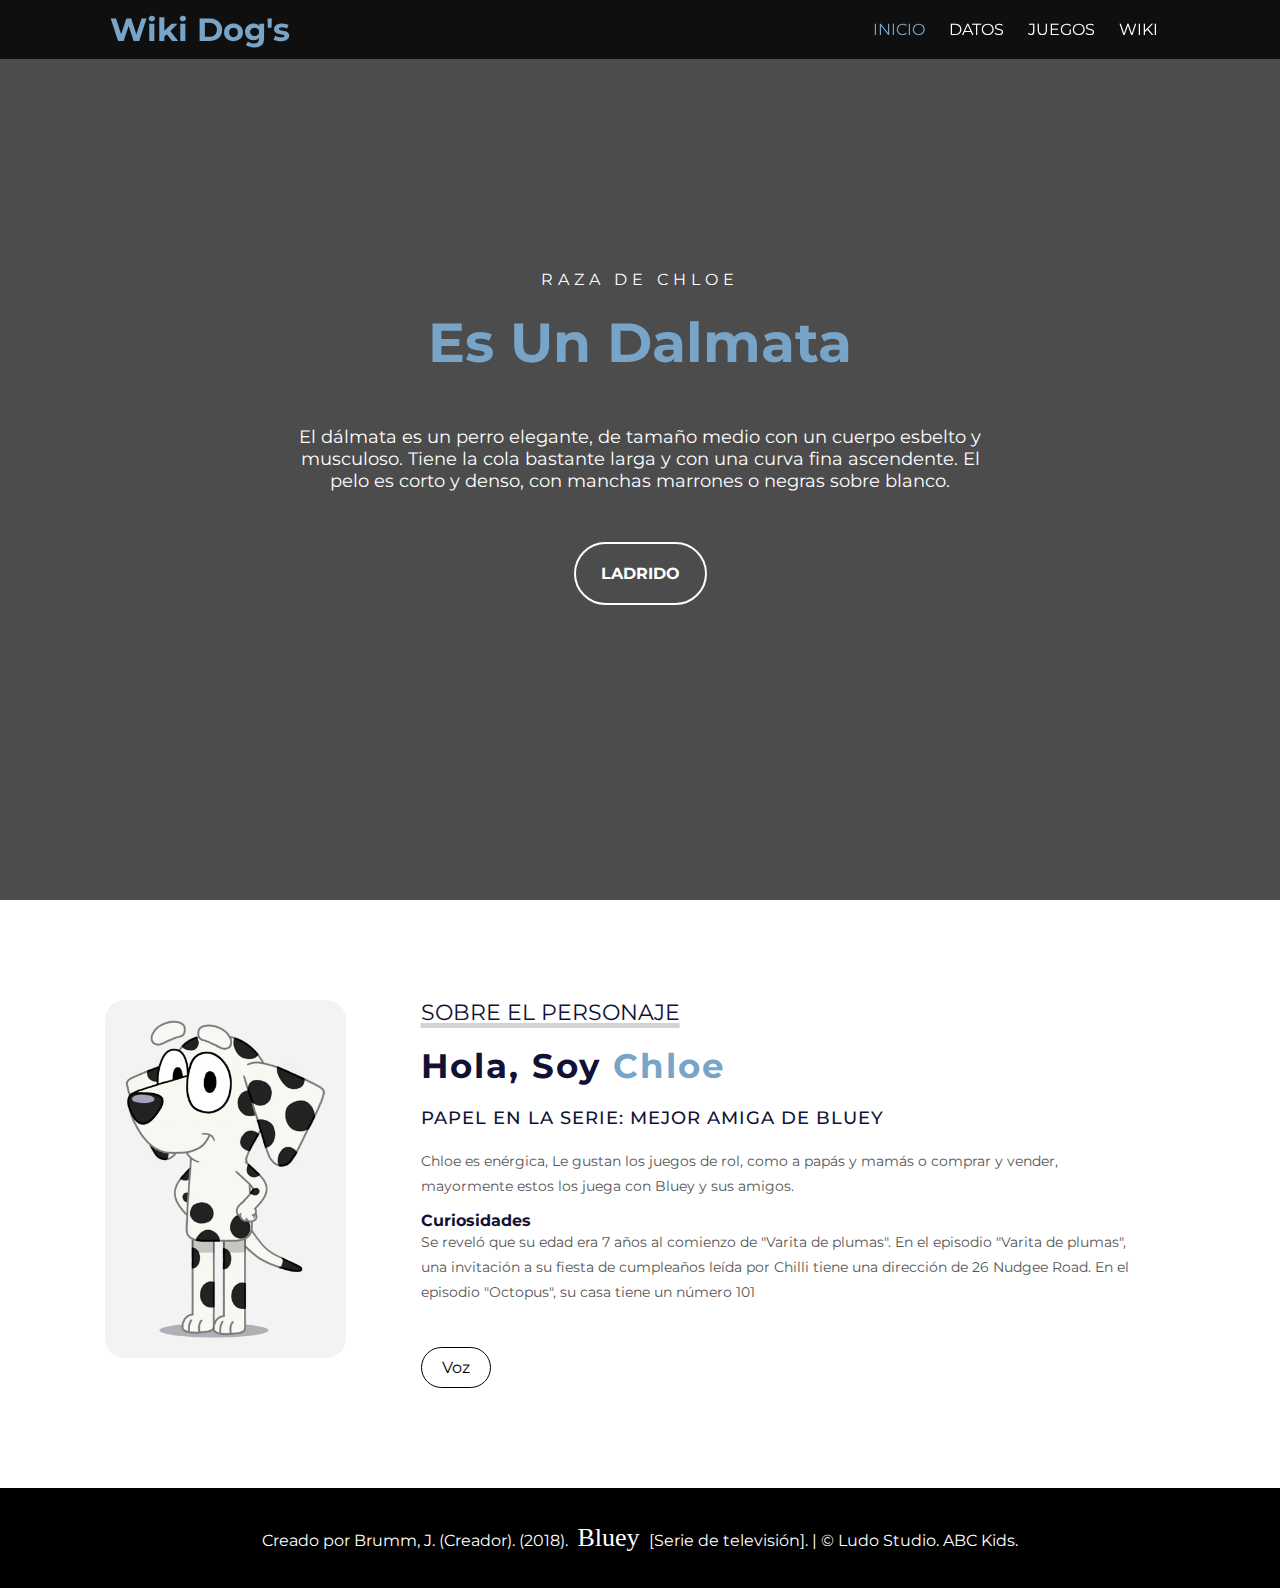
<file: Cloe.html>
<!DOCTYPE html>
<html lang="es">

<head>
    <meta charset="UTF-8">
    <meta http-equiv="X-UA-Compatible" content="IE=edge">
    <meta name="viewport" content="width=device-width, initial-scale=1.0 user-scalable=no">
    <link rel="stylesheet" href="https://cdnjs.cloudflare.com/ajax/libs/font-awesome/6.1.1/css/all.min.css" integrity="sha512-KfkfwYDsLkIlwQp6LFnl8zNdLGxu9YAA1QvwINks4PhcElQSvqcyVLLD9aMhXd13uQjoXtEKNosOWaZqXgel0g==" crossorigin="anonymous" referrerpolicy="no-referrer"
    />
    <link rel="stylesheet" href="Css/Perros.css">

    <title>Chloe</title>

    <style>
        #inicio {
            background: linear-gradient( rgba(0, 0, 0, .7), rgba(0, 0, 0, .7)), url("https://images.hola.com/imagenes/estar-bien/20200828174216/razas-perro-dalmata-gt/0-859-148/dalmata-t.jpg?tx=w_680");
            background-size: cover;
            background-position: center center;
            height: 100vh;
        }

        footer a{
			font-family: "Heyam";
		}
    </style>
</head>

<body>
    <!-- SECCION I N I C I O -->
    <section id="inicio">
        <div class="contenido">
            <header>
                <div class="contenido-header">
                    <h1>Wiki Dog's</h1>
                    <nav id="nav" class="">
                        <ul id="links">
                            <li><a href="#inicio" class="seleccionado" onclick="seleccionar(this)">INICIO</a></li>
                            <li><a href="#sobremi" onclick="seleccionar(this)">DATOS</a></li>
                            <li><a href="Actividades.html" onclick="seleccionar(this)">JUEGOS</a></li>
                            <li><a href="index.html" onclick="seleccionar(this)">WIKI</a></li>
                        </ul>
                    </nav>

                </div>
            </header>
            <div class="presentacion">
                <p class="bienvenida">Raza de chloe</p>
                <h2>Es Un Dalmata</h2>
                <p class="descripcion">El dálmata es un perro elegante, de tamaño medio con un cuerpo esbelto y musculoso. Tiene la cola bastante larga y con una curva fina ascendente. El pelo es corto y denso, con manchas marrones o negras sobre blanco.</p>
                <a id="playButton"> Ladrido </a>
            <audio id="audioPlayer" src="Audios/Dalmata.mp3"></audio>
            </div>
        </div>
    </section>

    <!-- SECCION S O B R E M I -->
    <section id="sobremi">
        <div class="contenedor-foto">
            <img src="Arch/IMGBLUEY/chloe.webp" alt="Soy bluey">
        </div>
        <div class="sobremi">
            <p class="titulo-seccion">Sobre El Personaje</p>
            <h2>Hola, Soy <span>Chloe</span> </h2>
            <h3>PAPEL EN LA SERIE: Mejor amiga de Bluey</h3>

            <p>Chloe es enérgica, Le gustan los juegos de rol, como a papás y mamás o comprar y vender, mayormente estos los juega con Bluey y sus amigos. </p>
            
            <h4>Curiosidades</h4>
            <p>
               Se reveló que su edad era 7 años al comienzo de "Varita de plumas".
               En el episodio "Varita de plumas", una invitación a su fiesta de cumpleaños leída por Chilli tiene una dirección de 26 Nudgee Road.
               En el episodio "Octopus", su casa tiene un número 101
            </p>


            <a id="playButton2">Voz</a>
            <audio id="audioPlayer2" src="Audios/cloe.unknown"></audio>
        </div>
    </section>


    <!-- SECCION FOOTER -->
    <footer>
        <div class="text">
            <span>Creado por Brumm, J. (Creador). (2018).  <a href="https://g.co/kgs/E9deef"> Bluey  </a> [Serie de televisión]. | &#169; Ludo Studio. ABC Kids.</span>
          </div>

    </footer>

    <script src="Js/JsPerrito.js"></script>
    <script src="Js/script.js"></script>

    <script>
        document.addEventListener('DOMContentLoaded', function () {
    var audio = document.getElementById('audioPlayer2');
    var playButton = document.getElementById('playButton2');
  
    playButton.addEventListener('click', function () {
      if (audio.paused) {
        audio.play();
        playButton.innerHTML = 'Pausar ';
      } else {
        audio.pause();
        playButton.innerHTML = 'Reproducir ';
      }
    });
  });
    </script>
</body>

</html>
</file>
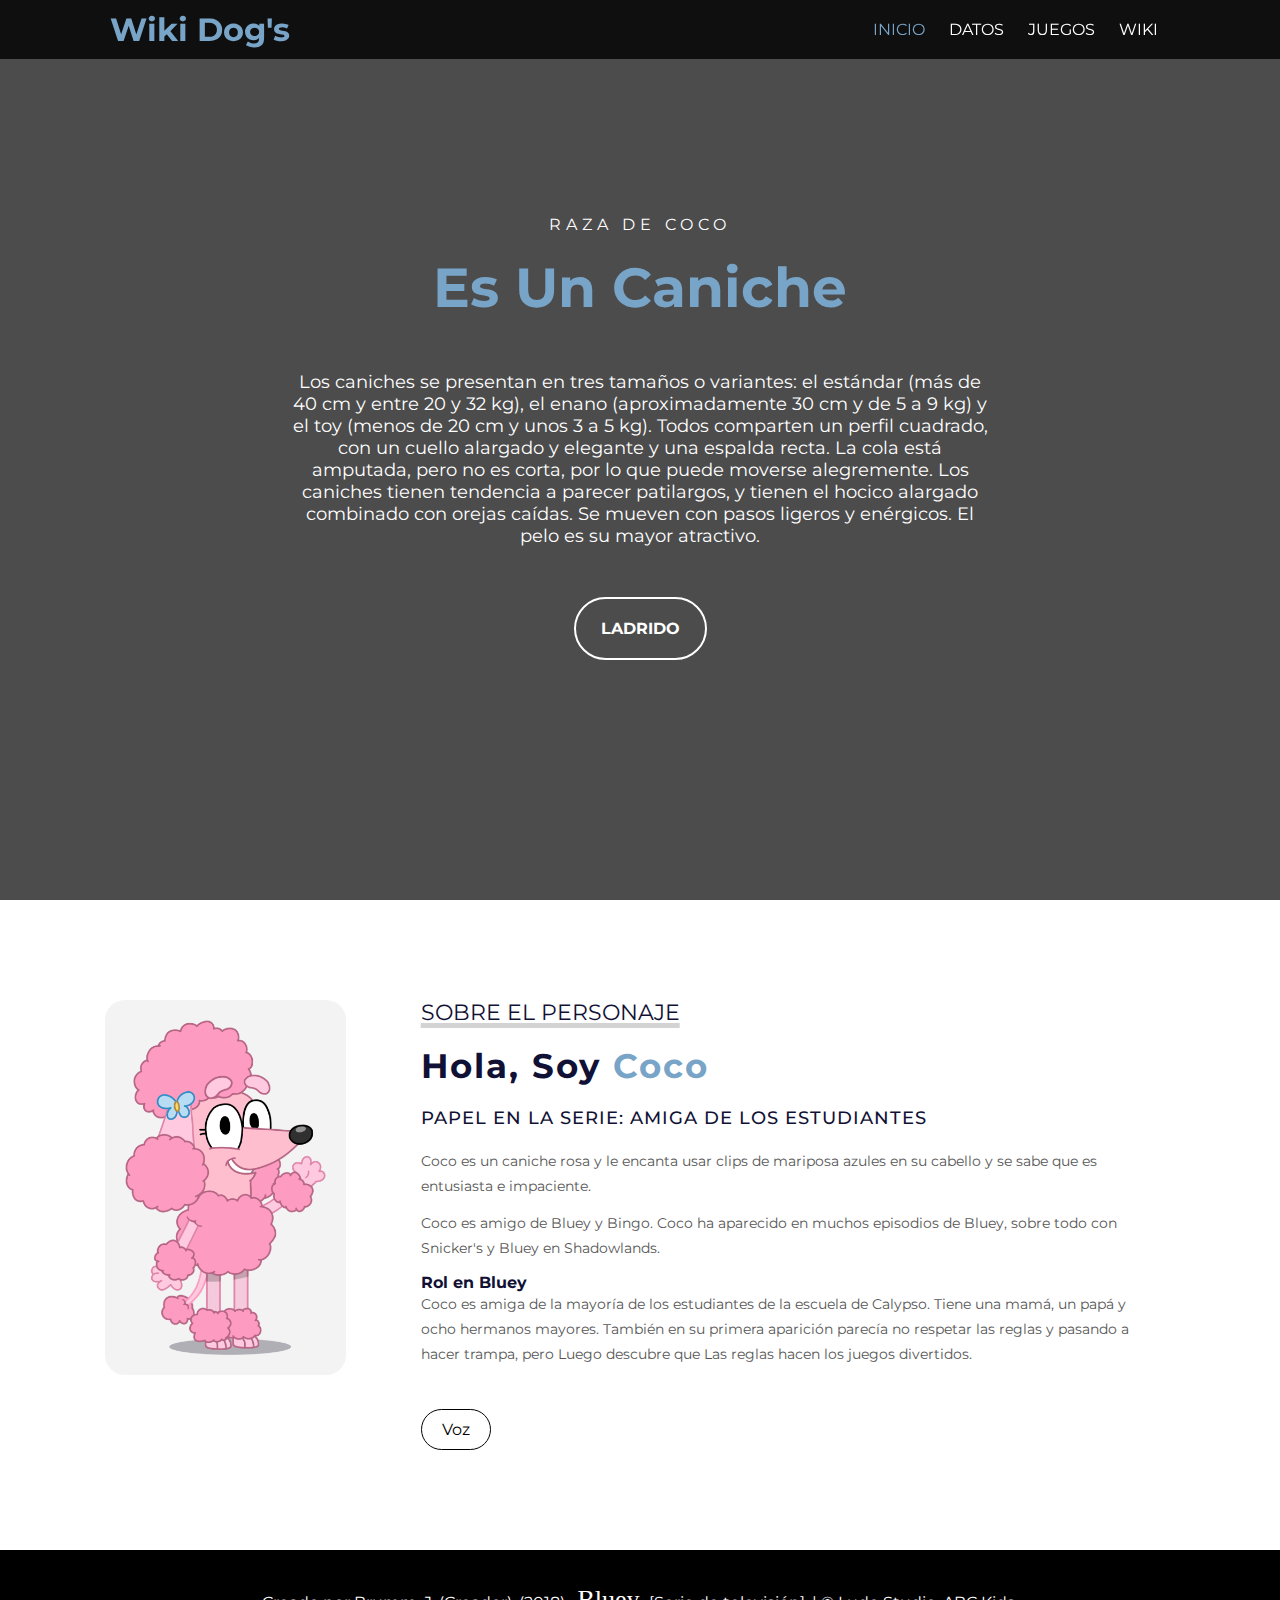
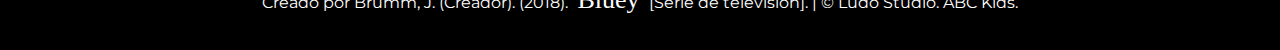
<file: Coco.html>
<!DOCTYPE html>
<html lang="es">

<head>
    <meta charset="UTF-8">
    <meta http-equiv="X-UA-Compatible" content="IE=edge">
    <meta name="viewport" content="width=device-width, initial-scale=1.0 user-scalable=no">
    <link rel="stylesheet" href="https://cdnjs.cloudflare.com/ajax/libs/font-awesome/6.1.1/css/all.min.css" integrity="sha512-KfkfwYDsLkIlwQp6LFnl8zNdLGxu9YAA1QvwINks4PhcElQSvqcyVLLD9aMhXd13uQjoXtEKNosOWaZqXgel0g==" crossorigin="anonymous" referrerpolicy="no-referrer"
    />
    <link rel="stylesheet" href="Css/Perros.css">
    <title>Coco</title>

    <style>
        #inicio {
            background: linear-gradient( rgba(0, 0, 0, .7), rgba(0, 0, 0, .7)), url("https://www.zooplus.es/magazine/wp-content/uploads/2019/10/Pudel-768x512-1.jpg");
            background-size: cover;
            background-position: center center;
            height: 100vh;
        }
        footer a{
			font-family: "Heyam";
		}
        
    </style>
</head>

<body>
    <!-- SECCION I N I C I O -->
    <section id="inicio">
        <div class="contenido">
            <header>
                <div class="contenido-header">
                    <h1>Wiki Dog's</h1>
                    <nav id="nav" class="">
                        <ul id="links">
                            <li><a href="#inicio" class="seleccionado" onclick="seleccionar(this)">INICIO</a></li>
                            <li><a href="#sobremi" onclick="seleccionar(this)">DATOS</a></li>
                            <li><a href="#sobremi" onclick="seleccionar(this)">JUEGOS</a></li>
                            <li><a href="index.html" onclick="seleccionar(this)">WIKI</a></li>
                        </ul>
                    </nav>

                </div>
            </header>
            <div class="presentacion">
                <p class="bienvenida">Raza de Coco</p>
                <h2>Es Un Caniche </h2>
                <p class="descripcion">
                Los caniches se presentan en tres tamaños o variantes: el estándar (más de 40 cm y entre 20 y 32 kg), el enano (aproximadamente 30 cm y de 5 a 9 kg) y el toy (menos de 20 cm y unos 3 a 5 kg).

                Todos comparten un perfil cuadrado, con un cuello alargado y elegante y una espalda recta. La cola está amputada, pero no es corta, por lo que puede moverse alegremente.
                
                Los caniches tienen tendencia a parecer patilargos, y tienen el hocico alargado combinado con orejas caídas. Se mueven con pasos ligeros y enérgicos.
        
                El pelo es su mayor atractivo.</p>
                <a id="playButton" >Ladrido</a>
                <audio id="audioPlayer" src="Audios/caniche.mp3"></audio>
            </div>
        </div>
    </section>

    <!-- SECCION S O B R E M I -->
    <section id="sobremi">
        <div class="contenedor-foto">
            <img src="Arch/IMGBLUEY/coco.webp" alt="Soy bluey">
        </div>
        <div class="sobremi">
            <p class="titulo-seccion">Sobre El Personaje</p>
            <h2>Hola, Soy <span>Coco</span> </h2>
            <h3>PAPEL EN LA SERIE: AMIGA DE LOS ESTUDIANTES</h3>
            <p>Coco es un caniche rosa y le encanta usar clips de mariposa azules en su cabello y se sabe que es entusiasta e impaciente. </p>
            <p>
                Coco es amigo de Bluey y Bingo. Coco ha aparecido en muchos episodios de Bluey, sobre todo con Snicker's y Bluey en Shadowlands.
            </p>
            <h4>Rol en Bluey</h4>
            <p>
                Coco es amiga de la mayoría de los estudiantes de la escuela de Calypso. Tiene una mamá, un papá y ocho hermanos mayores.
                También en su primera aparición parecía no respetar las reglas y pasando a hacer trampa, pero Luego descubre que Las reglas hacen los juegos divertidos.
            </p>
            
           
            <a id="playButton2">Voz</a>
            <audio id="audioPlayer2" src="Audios/coco.unknown"></audio>
        </div>
    </section>


    <!-- SECCION FOOTER -->
    <footer>
        <div class="text">
            <span>Creado por Brumm, J. (Creador). (2018).  <a href="https://g.co/kgs/E9deef"> Bluey  </a> [Serie de televisión]. | &#169; Ludo Studio. ABC Kids.</span>
          </div>

    </footer>

    <script src="Js/JsPerrito.js"></script>
    <script src="Js/script.js"></script>

    <script>
        document.addEventListener('DOMContentLoaded', function () {
    var audio = document.getElementById('audioPlayer2');
    var playButton = document.getElementById('playButton2');
  
    playButton.addEventListener('click', function () {
      if (audio.paused) {
        audio.play();
        playButton.innerHTML = 'Pausar ';
      } else {
        audio.pause();
        playButton.innerHTML = 'Reproducir ';
      }
    });
  });
    </script>
</body>

</html>
</file>
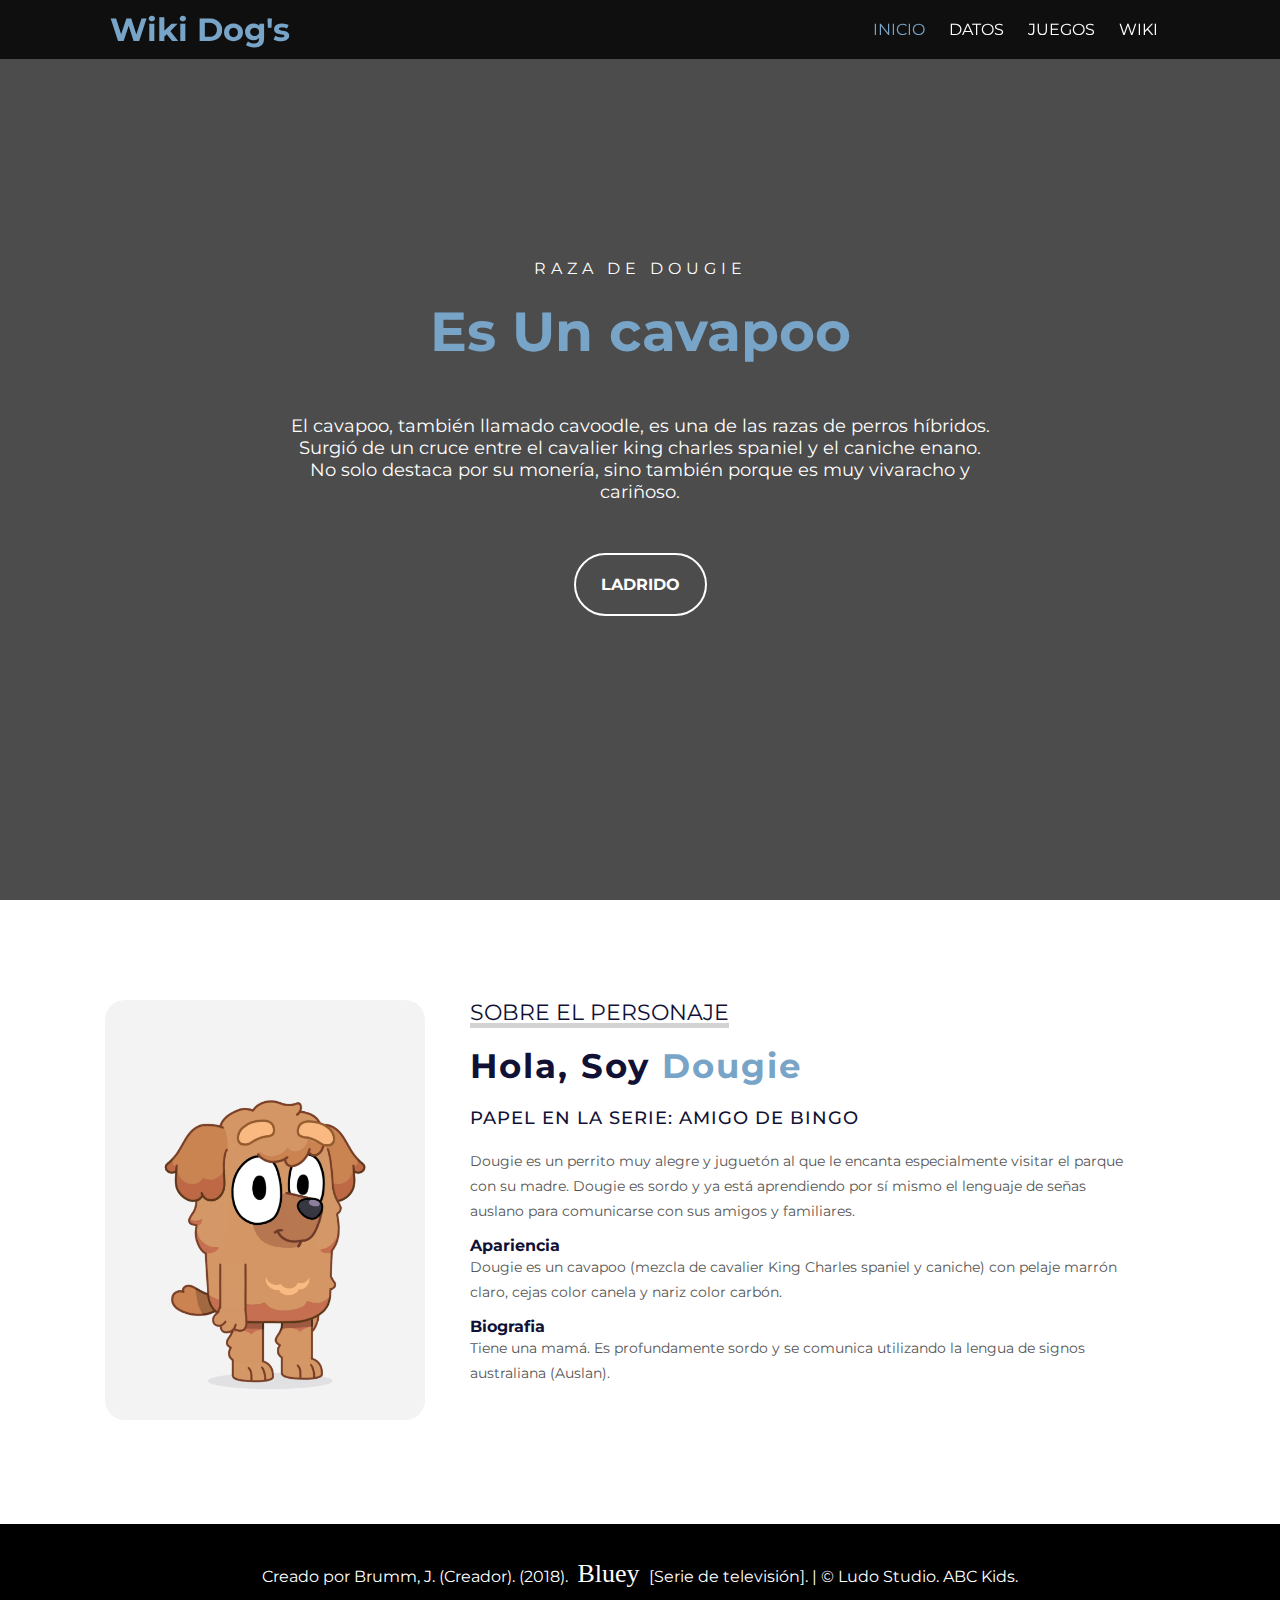
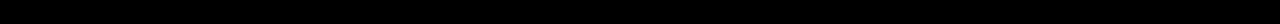
<file: Dougie.html>
<!DOCTYPE html>
<html lang="es">

<head>
    <meta charset="UTF-8">
    <meta http-equiv="X-UA-Compatible" content="IE=edge">
    <meta name="viewport" content="width=device-width, initial-scale=1.0 user-scalable=no">
    <link rel="stylesheet" href="https://cdnjs.cloudflare.com/ajax/libs/font-awesome/6.1.1/css/all.min.css" integrity="sha512-KfkfwYDsLkIlwQp6LFnl8zNdLGxu9YAA1QvwINks4PhcElQSvqcyVLLD9aMhXd13uQjoXtEKNosOWaZqXgel0g==" crossorigin="anonymous" referrerpolicy="no-referrer"
    />
    <link rel="stylesheet" href="Css/Perros.css">
    <title>Dougie</title>

    <style>
        #inicio {
            background: linear-gradient( rgba(0, 0, 0, .7), rgba(0, 0, 0, .7)), url("https://petkeen.com/wp-content/uploads/2023/06/brown-cavapoo-dog-sitting-in-the-grass_Kelly-Foreman_Shutterstock-760x460.jpg");
            background-size: cover;
            background-position: center center;
            height: 100vh;
        }

        footer a{
			font-family: "Heyam";
		}
    </style>
</head>

<body>
    <!-- SECCION I N I C I O -->
    <section id="inicio">
        <div class="contenido">
            <header>
                <div class="contenido-header">
                    <h1>Wiki Dog's</h1>
                    <nav id="nav" class="">
                        <ul id="links">
                            <li><a href="#inicio" class="seleccionado" onclick="seleccionar(this)">INICIO</a></li>
                            <li><a href="#sobremi" onclick="seleccionar(this)">DATOS</a></li>
                            <li><a href="#sobremi" onclick="seleccionar(this)">JUEGOS</a></li>
                            <li><a href="index.html" onclick="seleccionar(this)">WIKI</a></li>
                        </ul>
                    </nav>

                </div>
            </header>
            <div class="presentacion">
                <p class="bienvenida">Raza de Dougie</p>
                <h2>Es Un cavapoo </h2>
                <p class="descripcion">El cavapoo, también llamado cavoodle, es una de las razas de perros híbridos. Surgió de un cruce entre el cavalier king charles spaniel y el caniche enano. No solo destaca por su monería, sino también porque es muy vivaracho y cariñoso.
                </p>
                <a id="playButton" >Ladrido</a>
                <audio id="audioPlayer" src="Audios/cavapoo.mp3"></audio>
            </div>
        </div>
    </section>

    <!-- SECCION S O B R E M I -->
    <section id="sobremi">
        <div class="contenedor-foto">
            <img src="Arch/IMGBLUEY/Dougie.webp" alt="Soy bluey">
        </div>
        <div class="sobremi">
            <p class="titulo-seccion">Sobre El Personaje</p>
            <h2>Hola, Soy <span>Dougie</span> </h2>
            <h3>PAPEL EN LA SERIE: Amigo de bingo</h3>
            <p>
               Dougie es un perrito muy alegre y juguetón al que le encanta especialmente visitar el parque con su madre.
               Dougie es sordo y ya está aprendiendo por sí mismo el lenguaje de señas auslano para comunicarse con sus amigos y familiares.
           </p>
           <h4>Apariencia</h4>
           <p>
            Dougie es un cavapoo (mezcla de cavalier King Charles spaniel y caniche) con pelaje marrón claro, cejas color canela y nariz color carbón.
           </p>
           <h4>Biografia</h4>
           <p>Tiene una mamá. Es profundamente sordo y se comunica utilizando la lengua de signos australiana (Auslan).
           </p>

       </div>
   </section>


   <!-- SECCION FOOTER -->
   <footer>
       <div class="text">
           <span>Creado por Brumm, J. (Creador). (2018).  <a href="https://g.co/kgs/E9deef"> Bluey  </a> [Serie de televisión]. | &#169; Ludo Studio. ABC Kids.</span>
         </div>

   </footer>

   <script src="Js/JsPerrito.js"></script>
   <script src="Js/script.js"></script>

   <script>
       document.addEventListener('DOMContentLoaded', function () {
   var audio = document.getElementById('audioPlayer2');
   var playButton = document.getElementById('playButton2');
 
   playButton.addEventListener('click', function () {
     if (audio.paused) {
       audio.play();
       playButton.innerHTML = 'Pausar ';
     } else {
       audio.pause();
       playButton.innerHTML = 'Reproducir ';
     }
   });
 });
   </script>
</body>

</html>
</file>
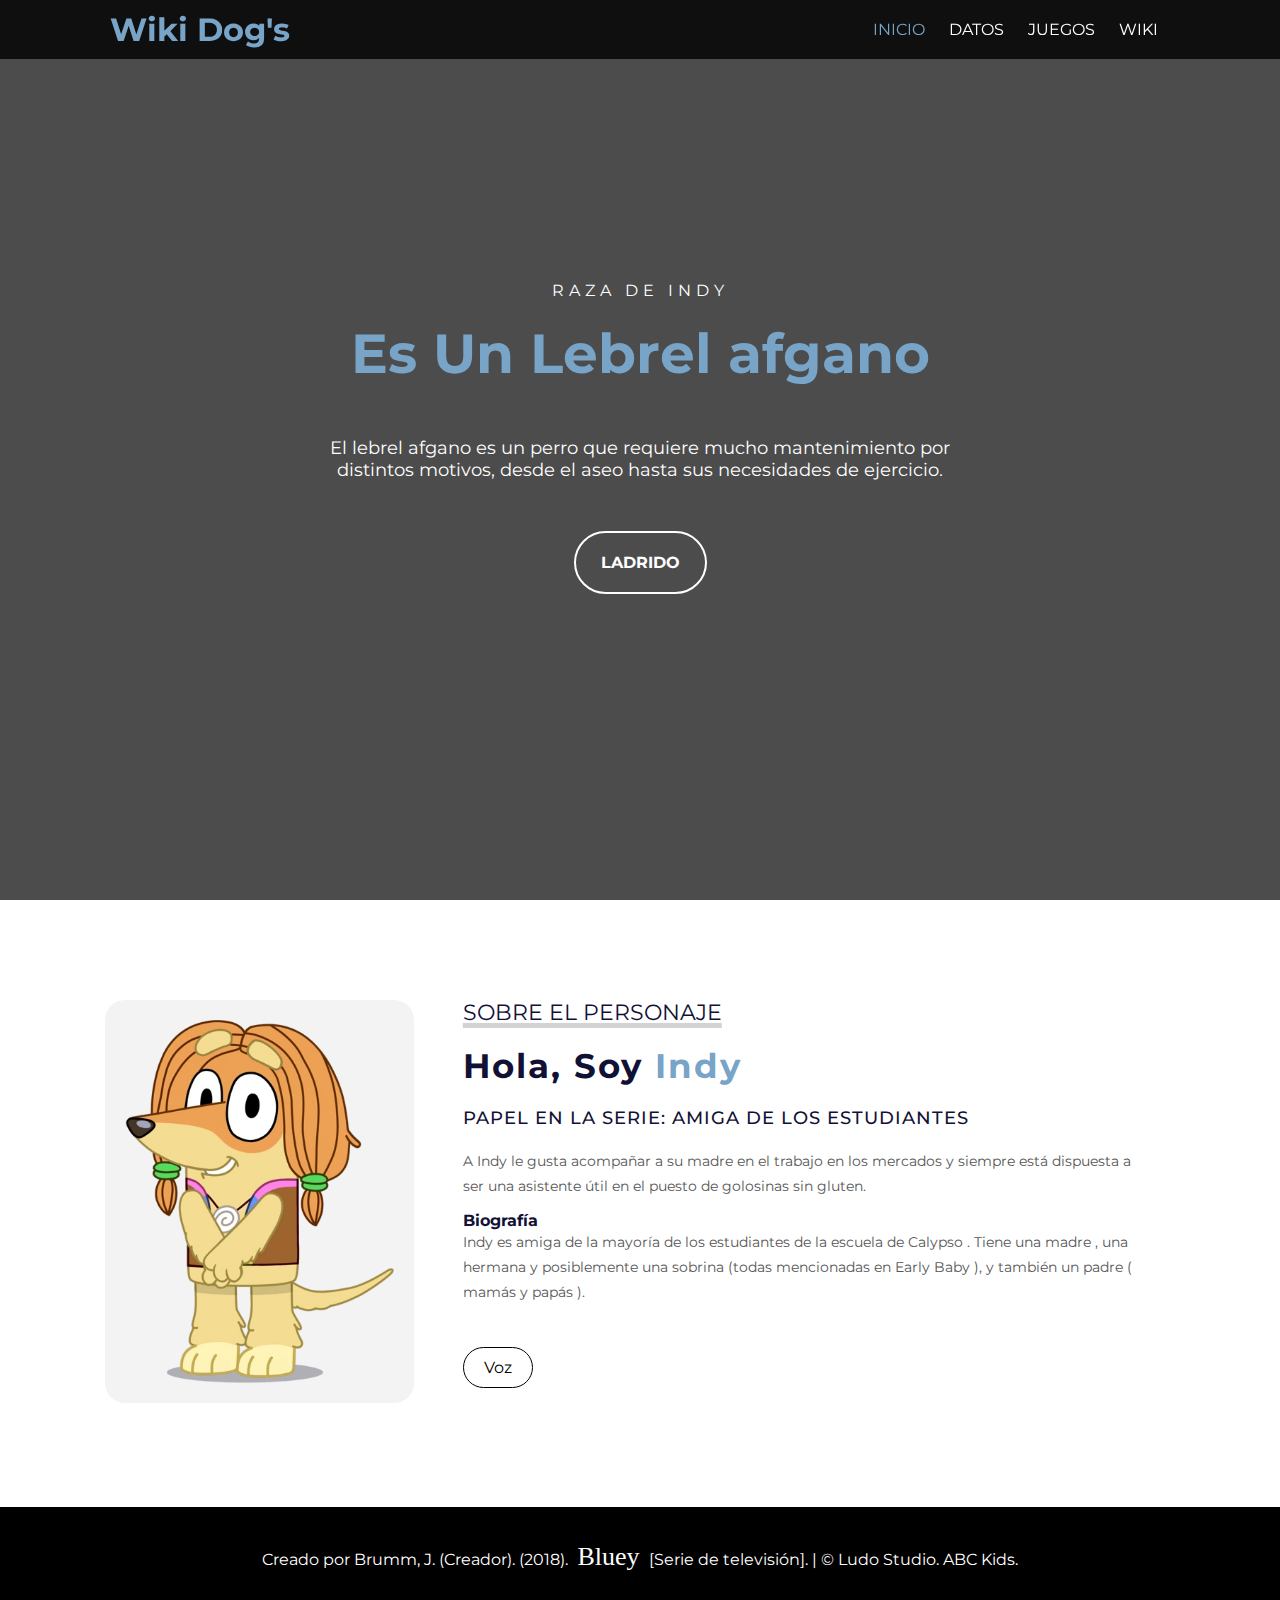
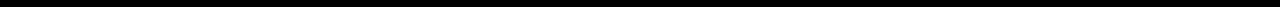
<file: Indy.html>
<!DOCTYPE html>
<html lang="es">

<head>
    <meta charset="UTF-8">
    <meta http-equiv="X-UA-Compatible" content="IE=edge">
    <meta name="viewport" content="width=device-width, initial-scale=1.0 user-scalable=no">
    <link rel="stylesheet" href="https://cdnjs.cloudflare.com/ajax/libs/font-awesome/6.1.1/css/all.min.css" integrity="sha512-KfkfwYDsLkIlwQp6LFnl8zNdLGxu9YAA1QvwINks4PhcElQSvqcyVLLD9aMhXd13uQjoXtEKNosOWaZqXgel0g==" crossorigin="anonymous" referrerpolicy="no-referrer"
    />
    <link rel="stylesheet" href="Css/Perros.css">
    <title>Indy</title>

    <style>
        #inicio {
            background: linear-gradient( rgba(0, 0, 0, .7), rgba(0, 0, 0, .7)), url("https://nfnatcane.es/blog/wp-content/uploads/2019/11/lebrel-afgano.jpg");
            background-size: cover;
            background-position: center center;
            height: 100vh;
        }

        footer a{
			font-family: "Heyam";
		}
    </style>
</head>

<body>
    <!-- SECCION I N I C I O -->
    <section id="inicio">
        <div class="contenido">
            <header>
                <div class="contenido-header">
                    <h1>Wiki Dog's</h1>
                    <nav id="nav" class="">
                        <ul id="links">
                            <li><a href="#inicio" class="seleccionado" onclick="seleccionar(this)">INICIO</a></li>
                            <li><a href="#sobremi" onclick="seleccionar(this)">DATOS</a></li>
                            <li><a href="#sobremi" onclick="seleccionar(this)">JUEGOS</a></li>
                            <li><a href="index.html" onclick="seleccionar(this)">WIKI</a></li>
                        </ul>
                    </nav>

                </div>
            </header>
            <div class="presentacion">
                <p class="bienvenida">Raza de Indy</p>
                <h2>Es Un Lebrel afgano</h2>
                <p class="descripcion">El lebrel afgano es un perro que requiere mucho mantenimiento por distintos motivos, desde el aseo hasta sus necesidades de ejercicio.
</p>
                <a id="playButton" > Ladrido </a>
                <audio id="audioPlayer" src="Audios/labrel.mp3"></audio>
            </div>
        </div>
    </section>

    <!-- SECCION S O B R E M I -->
    <section id="sobremi">
        <div class="contenedor-foto">
            <img src="Arch/IMGBLUEY/Indy.webp" alt="Soy bluey">
        </div>
        <div class="sobremi">
            <p class="titulo-seccion">Sobre El Personaje</p>
            <h2>Hola, Soy <span>Indy</span> </h2>
            <h3>PAPEL EN LA SERIE: AMIGA DE LOS ESTUDIANTES</h3>
            <p>A Indy le gusta acompañar a su madre en el trabajo en los mercados y siempre está dispuesta a ser una asistente útil en el puesto de golosinas sin gluten.</p>
            <h4>Biografía</h4>
            <p>
                Indy es amiga de la mayoría de los estudiantes de la escuela de Calypso . Tiene una madre , una hermana y posiblemente una sobrina (todas mencionadas en Early Baby ), y también un padre ( mamás y papás ).
            </p>

           
            <a id="playButton2">Voz</a>
            <audio id="audioPlayer2" src="Audios/indy.unknown"></audio>
        </div>
    </section>


    <!-- SECCION FOOTER -->
    <footer>
        <div class="text">
            <span>Creado por Brumm, J. (Creador). (2018).  <a href="https://g.co/kgs/E9deef"> Bluey  </a> [Serie de televisión]. | &#169; Ludo Studio. ABC Kids.</span>
          </div>

    </footer>

    <script src="Js/JsPerrito.js"></script>
    <script src="Js/script.js"></script>

    <script>
        document.addEventListener('DOMContentLoaded', function () {
    var audio = document.getElementById('audioPlayer2');
    var playButton = document.getElementById('playButton2');
  
    playButton.addEventListener('click', function () {
      if (audio.paused) {
        audio.play();
        playButton.innerHTML = 'Pausar ';
      } else {
        audio.pause();
        playButton.innerHTML = 'Reproducir ';
      }
    });
  });
    </script>
</body>

</html>
</file>
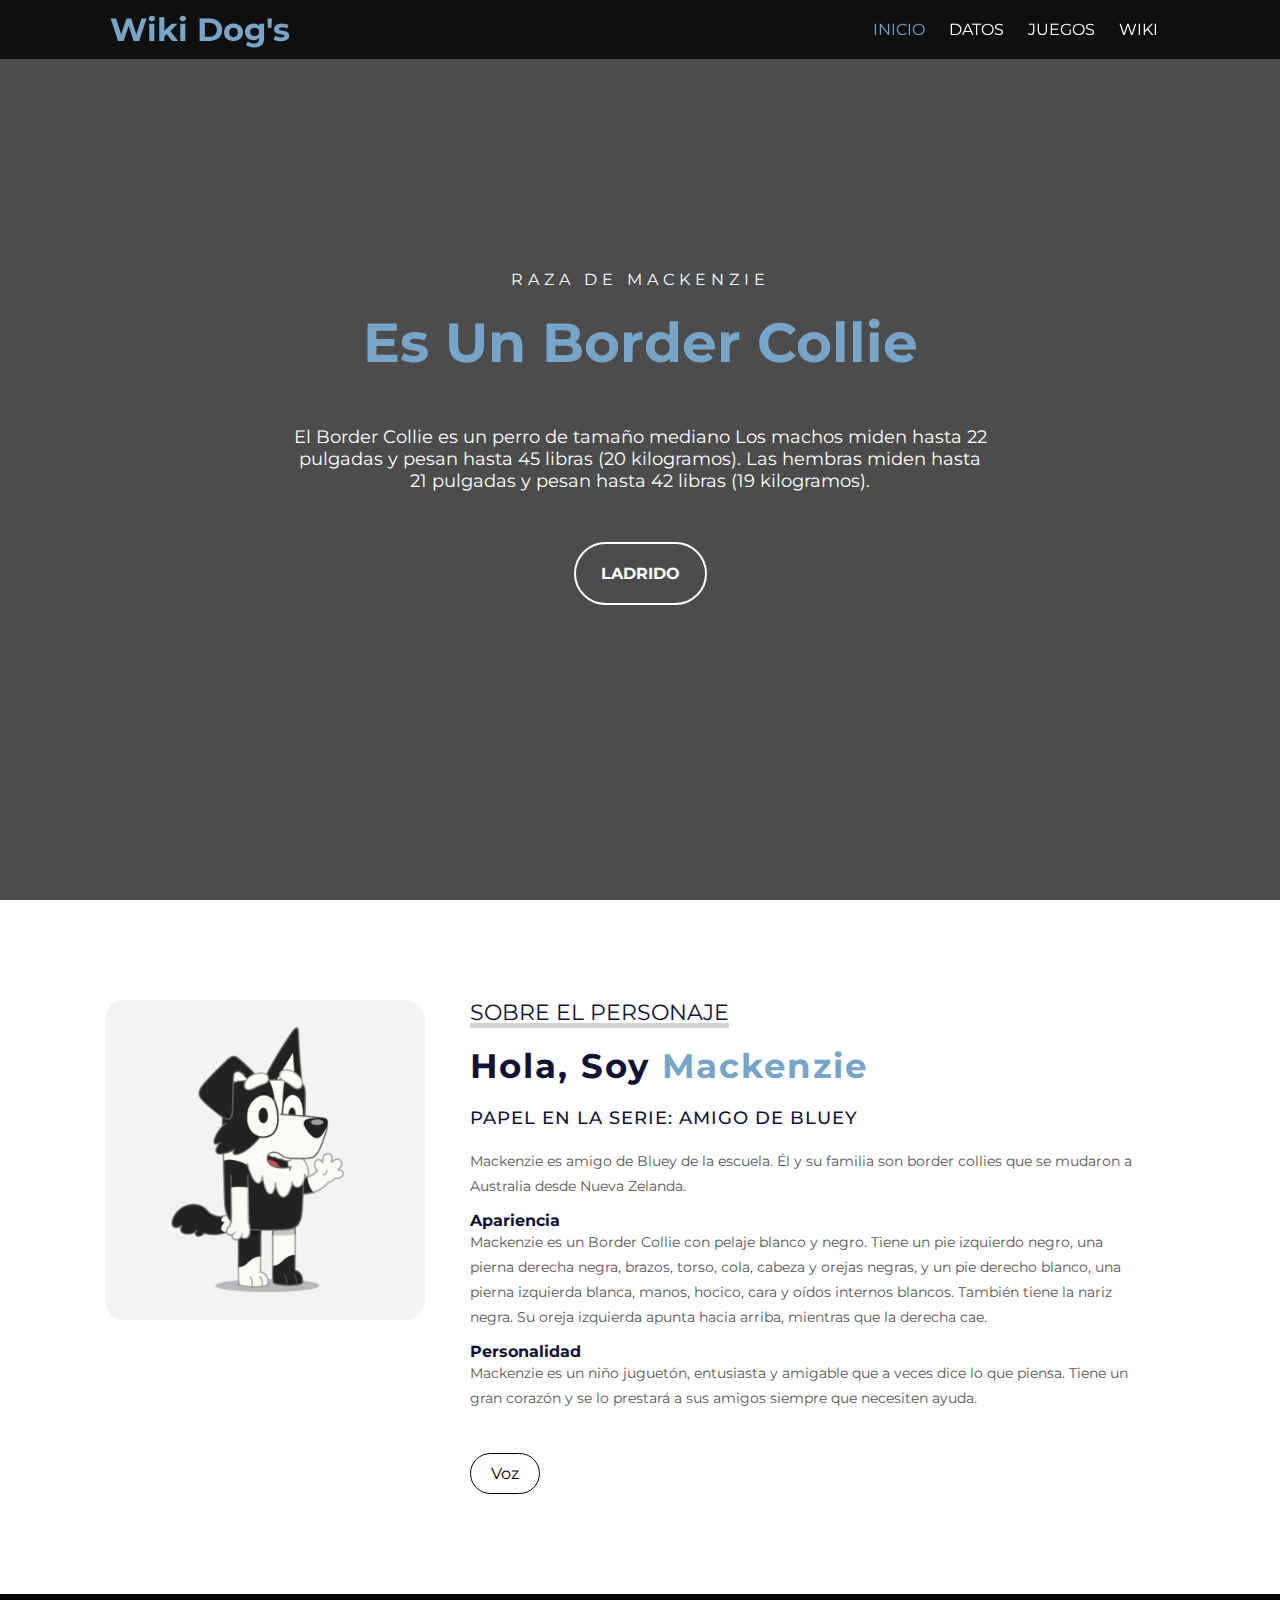
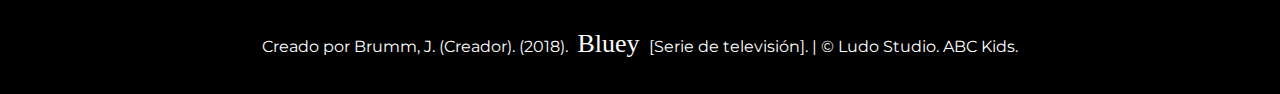
<file: Mackenzie.html>
<!DOCTYPE html>
<html lang="es">

<head>
    <meta charset="UTF-8">
    <meta http-equiv="X-UA-Compatible" content="IE=edge">
    <meta name="viewport" content="width=device-width, initial-scale=1.0 user-scalable=no">
    <link rel="stylesheet" href="https://cdnjs.cloudflare.com/ajax/libs/font-awesome/6.1.1/css/all.min.css" integrity="sha512-KfkfwYDsLkIlwQp6LFnl8zNdLGxu9YAA1QvwINks4PhcElQSvqcyVLLD9aMhXd13uQjoXtEKNosOWaZqXgel0g==" crossorigin="anonymous" referrerpolicy="no-referrer"
    />
    <link rel="stylesheet" href="Css/Perros.css">
    <title>Mackenzie</title>

    <style>
        #inicio {
            background: linear-gradient( rgba(0, 0, 0, .7), rgba(0, 0, 0, .7)), url("https://www.zooplus.es/magazine/wp-content/uploads/2019/07/border-collie-.jpeg");
            background-size: cover;
            background-position: center center;
            height: 100vh;
        }
        footer a{
			font-family: "Heyam";
		}

    </style>
</head>

<body>
    <!-- SECCION I N I C I O -->
    <section id="inicio">
        <div class="contenido">
            <header>
                <div class="contenido-header">
                    <h1>Wiki Dog's</h1>
                    <nav id="nav" class="">
                        <ul id="links">
                            <li><a href="#inicio" class="seleccionado" onclick="seleccionar(this)">INICIO</a></li>
                            <li><a href="#sobremi" onclick="seleccionar(this)">DATOS</a></li>
                            <li><a href="Actividades.html" onclick="seleccionar(this)">JUEGOS</a></li>
                            <li><a href="index.html" onclick="seleccionar(this)">WIKI</a></li>
                        </ul>
                    </nav>

                </div>
            </header>
            <div class="presentacion">
                <p class="bienvenida">Raza de Mackenzie</p>
                <h2>Es Un Border Collie </h2>
                <p class="descripcion">El Border Collie es un perro de tamaño mediano
                  Los machos miden hasta 22 pulgadas y pesan hasta 45 libras (20 kilogramos). Las hembras miden hasta 21 pulgadas y pesan hasta 42 libras (19 kilogramos).
                </p>
                <a id="playButton" >Ladrido</a>
                <audio id="audioPlayer" src="Audios/border.mp3"></audio>
            </div>
        </div>
    </section>

    <!-- SECCION S O B R E M I -->
    <section id="sobremi">
        <div class="contenedor-foto">
            <img src="Arch/IMGBLUEY/Mackenzie.webp" alt="Soy Mackenzie">
        </div>
        <div class="sobremi">
            <p class="titulo-seccion">Sobre El Personaje</p>
            <h2>Hola, Soy <span>Mackenzie</span> </h2>
            <h3>PAPEL EN LA SERIE: Amigo de bluey</h3>
            <p>
               Mackenzie es amigo de Bluey de la escuela. Él y su familia son border collies que se mudaron a Australia desde Nueva Zelanda.
           </p>
           <h4>Apariencia</h4>
           <p>
               Mackenzie es un Border Collie  con pelaje blanco y negro. Tiene un pie izquierdo negro, una pierna derecha negra, brazos, torso, cola, cabeza y orejas negras, y un pie derecho blanco, una pierna izquierda blanca, manos, hocico, cara y oídos internos blancos. También tiene la nariz negra. Su oreja izquierda apunta hacia arriba, mientras que la derecha cae.
           </p>
           <h4>Personalidad</h4>
           <p>
               Mackenzie es un niño juguetón, entusiasta y amigable que a veces dice lo que piensa. Tiene un gran corazón y se lo prestará a sus amigos siempre que necesiten ayuda.
           </p>



            </p>
            <a id="playButton2">Voz</a>
            <audio id="audioPlayer2" src="Audios/mack.unknown"></audio>
        </div>
    </section>


     <!-- SECCION FOOTER -->
     <footer>
        <div class="text">
            <span>Creado por Brumm, J. (Creador). (2018).  <a href="https://g.co/kgs/E9deef"> Bluey  </a> [Serie de televisión]. | &#169; Ludo Studio. ABC Kids.</span>
          </div>

    </footer>

    <script src="Js/JsPerrito.js"></script>
    <script src="Js/script.js"></script>

    <script>
        document.addEventListener('DOMContentLoaded', function () {
    var audio = document.getElementById('audioPlayer2');
    var playButton = document.getElementById('playButton2');
  
    playButton.addEventListener('click', function () {
      if (audio.paused) {
        audio.play();
        playButton.innerHTML = 'Pausar ';
      } else {
        audio.pause();
        playButton.innerHTML = 'Reproducir ';
      }
    });
  });
    </script>
</body>

</html>
</file>
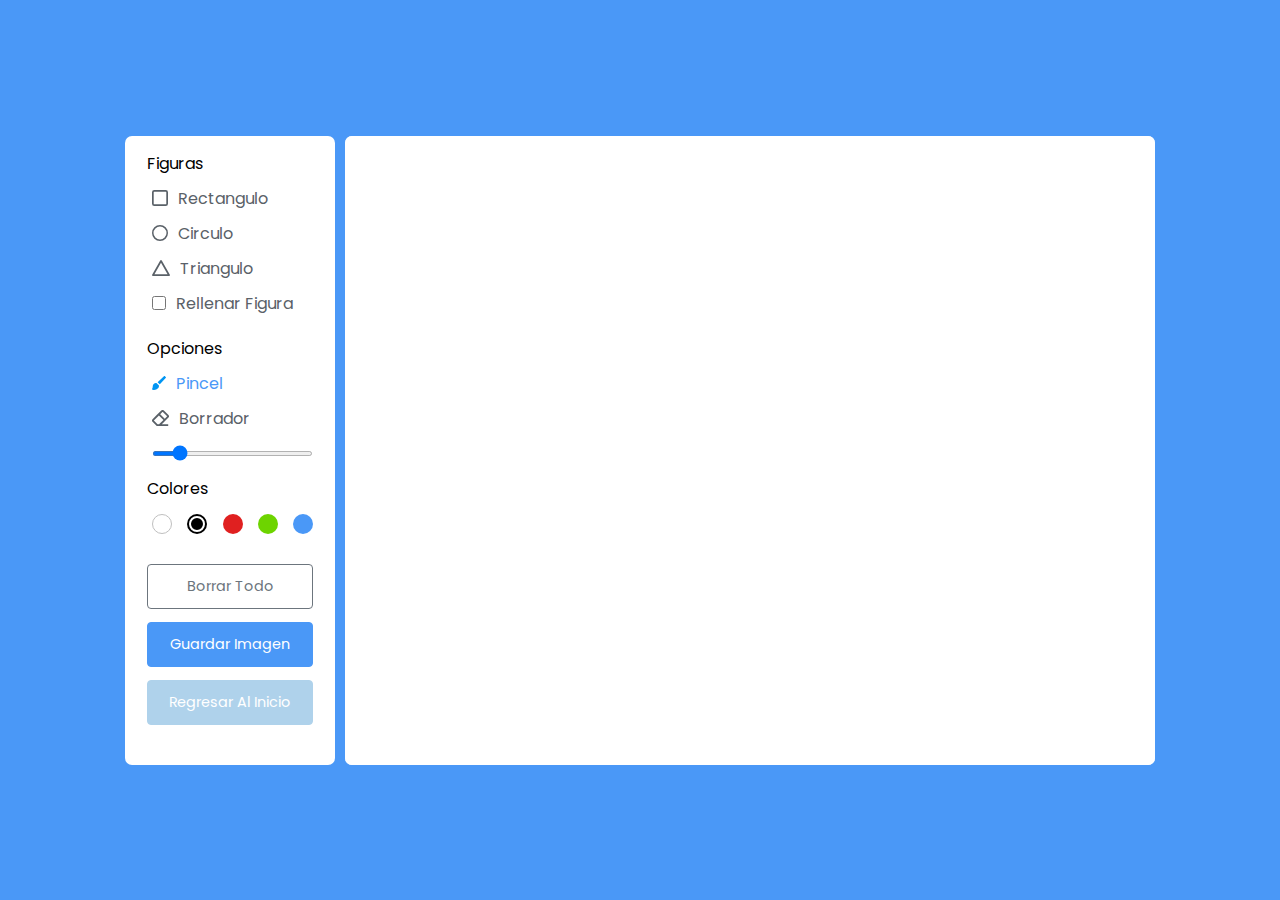
<file: pizarra.html>
<!DOCTYPE html>
<!-- Coding By CodingNepal - youtube.com/codingnepal -->
<html lang="en" dir="ltr">
  <head>
    <meta charset="utf-8">
    <title>Dibuja con nosotros | Wiki Dogs</title>
    <link rel="stylesheet" href="Css/styleD.css">
    <meta name="viewport" content="width=device-width, initial-scale=1.0">
    <script src="Js/scriptD.js" defer></script>
  </head>
  <body>
    <div class="container">
      <section class="tools-board">
        <div class="row">
          <label class="title">Figuras</label>
          <ul class="options">
            <li class="option tool" id="rectangle">
              <img src="icons/rectangle.svg" alt="">
              <span>Rectangulo </span>
            </li>
            <li class="option tool" id="circle">
              <img src="icons/circle.svg" alt="">
              <span>Circulo</span>
            </li>
            <li class="option tool" id="triangle">
              <img src="icons/triangle.svg" alt="">
              <span>Triangulo</span>
            </li>
            <li class="option">
              <input type="checkbox" id="fill-color">
              <label for="fill-color">Rellenar Figura</label>
            </li>
          </ul>
        </div>
        <div class="row">
          <label class="title">Opciones</label>
          <ul class="options">
            <li class="option active tool" id="brush">
              <img src="icons/brush.svg" alt="">
              <span>Pincel</span>
            </li>
            <li class="option tool" id="eraser">
              <img src="icons/eraser.svg" alt="">
              <span>Borrador</span>
            </li>
            <li class="option">
              <input type="range" id="size-slider" min="1" max="30" value="5">
            </li>
          </ul>
        </div>
        
        <div class="row colors">
          <label class="title">Colores</label>
          <ul class="options">
            <li class="option"></li>
            <li class="option selected"></li>
            <li class="option"></li>
            <li class="option"></li>
            <li class="option">
              <input type="color" id="color-picker" value="#4A98F7">
            </li>
          </ul>
        </div>
        <div class="row buttons">
          <button class="clear-canvas">Borrar  Todo</button>
          <button class="save-img">Guardar Imagen</button>
          <button id="inicio" class="Inicio">Regresar Al Inicio</button>
        </div>
      </section>
      <section class="drawing-board">
        <canvas></canvas>
      </section>
    </div>
    
  </body>
</html>
</file>
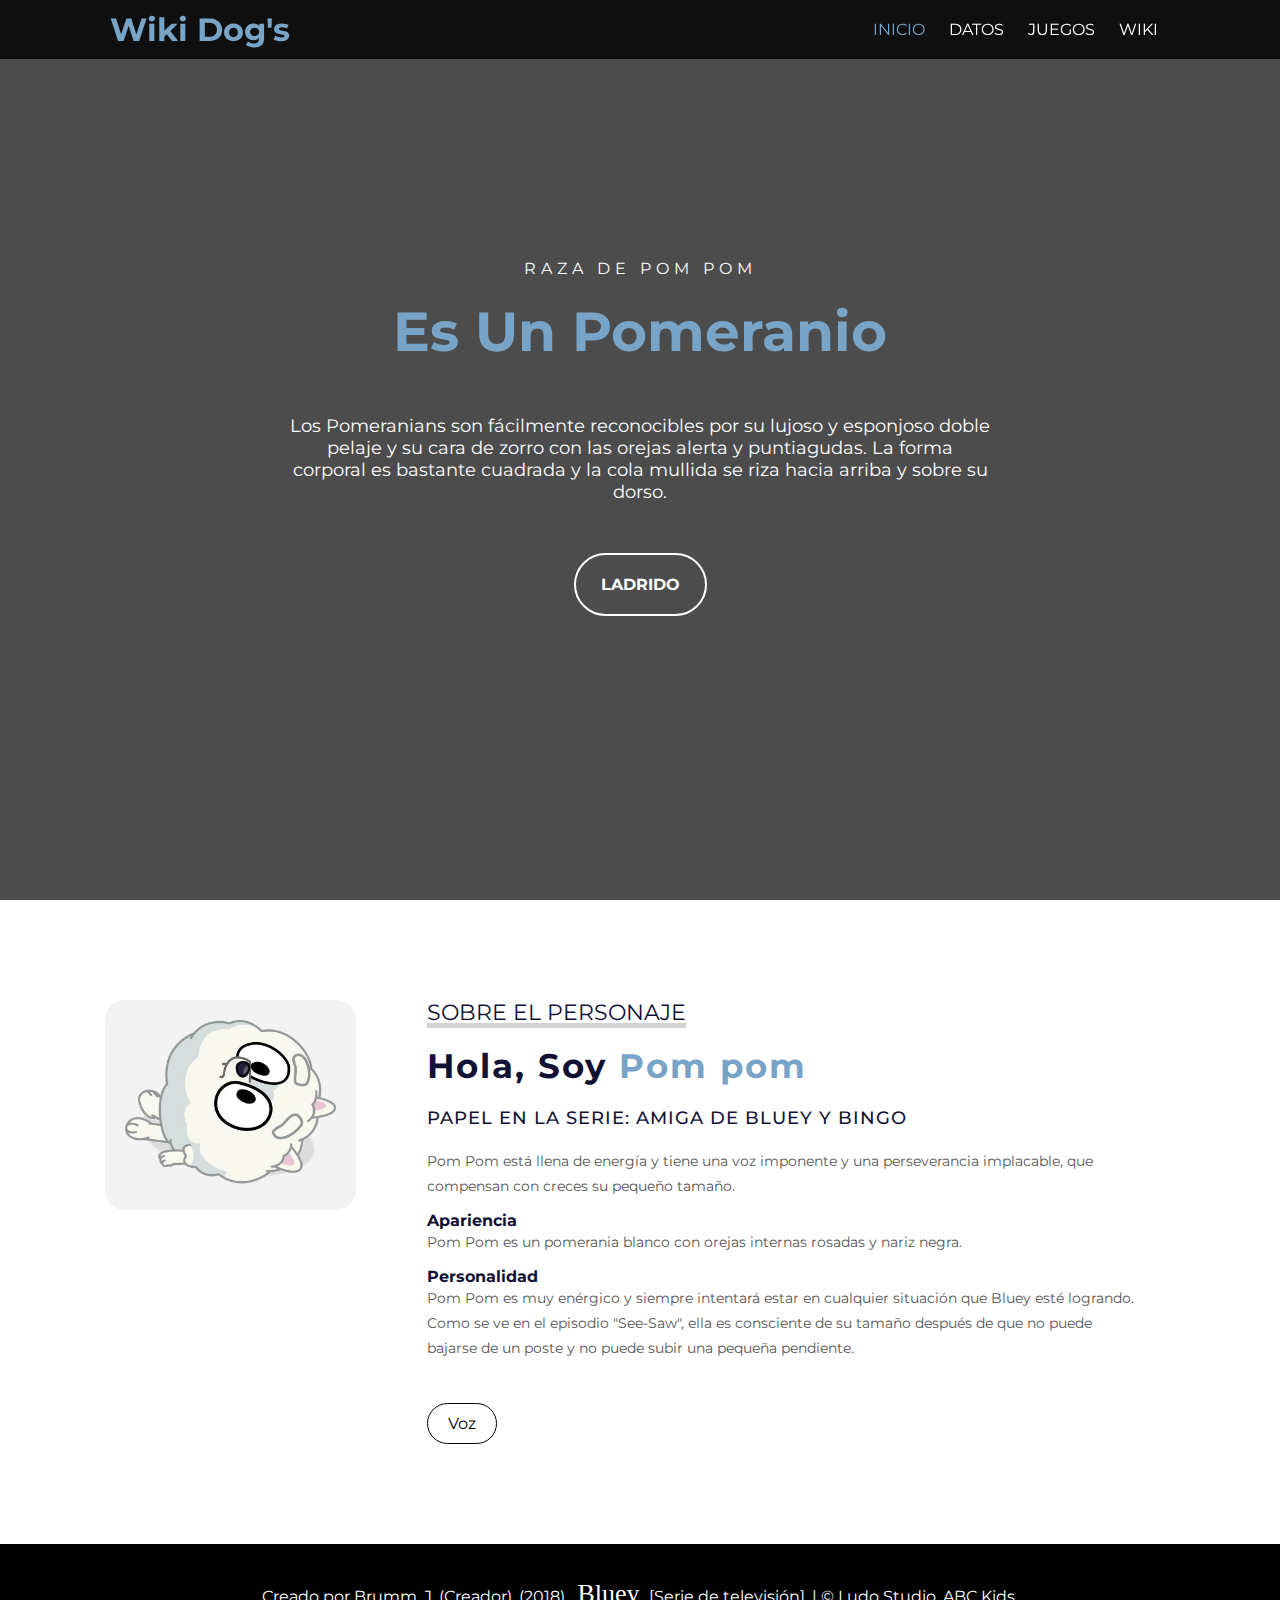
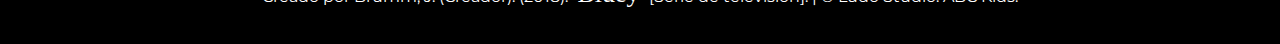
<file: Pom pom.html>
<!DOCTYPE html>
<html lang="es">

<head>
    <meta charset="UTF-8">
    <meta http-equiv="X-UA-Compatible" content="IE=edge">
    <meta name="viewport" content="width=device-width, initial-scale=1.0 user-scalable=no">
    <link rel="stylesheet" href="https://cdnjs.cloudflare.com/ajax/libs/font-awesome/6.1.1/css/all.min.css" integrity="sha512-KfkfwYDsLkIlwQp6LFnl8zNdLGxu9YAA1QvwINks4PhcElQSvqcyVLLD9aMhXd13uQjoXtEKNosOWaZqXgel0g==" crossorigin="anonymous" referrerpolicy="no-referrer"
    />
    <link rel="stylesheet" href="Css/Perros.css">
    <title>Pom pom</title>

    <style>
        #inicio {
            background: linear-gradient( rgba(0, 0, 0, .7), rgba(0, 0, 0, .7)), url("https://www.clinicas-veterpet.com/wp-content/uploads/2022/12/BLOG-POMERANIA.jpg");
            background-size: cover;
            background-position: center center;
            height: 100vh;
        }

        footer a{
			font-family: "Heyam";
		}
    </style>
</head>

<body>
    <!-- SECCION I N I C I O -->
    <section id="inicio">
        <div class="contenido">
            <header>
                <div class="contenido-header">
                    <h1>Wiki Dog's</h1>
                    <nav id="nav" class="">
                        <ul id="links">
                            <li><a href="#inicio" class="seleccionado" onclick="seleccionar(this)">INICIO</a></li>
                            <li><a href="#sobremi" onclick="seleccionar(this)">DATOS</a></li>
                            <li><a href="#sobremi" onclick="seleccionar(this)">JUEGOS</a></li>
                            <li><a href="index.html" onclick="seleccionar(this)">WIKI</a></li>
                        </ul>
                    </nav>

                </div>
            </header>
            <div class="presentacion">
                <p class="bienvenida">Raza de Pom pom</p>
                <h2>Es Un Pomeranio</h2>
                <p class="descripcion">Los Pomeranians son fácilmente reconocibles por su lujoso y esponjoso doble pelaje y su cara de zorro con las orejas alerta y puntiagudas. La forma corporal es bastante cuadrada y la cola mullida se riza hacia arriba y sobre su dorso.
                </p>
                <a id="playButton" >Ladrido</a>
                <audio id="audioPlayer" src="Audios/Pomerania .mp3"></audio>
            </div>
        </div>
    </section>

    <!-- SECCION S O B R E M I -->
    <section id="sobremi">
        <div class="contenedor-foto">
            <img src="Arch/IMGBLUEY/Pom_Pom.webp" alt="Soy bluey">
        </div>
        <div class="sobremi">
            <p class="titulo-seccion">Sobre El Personaje</p>
            <h2>Hola, Soy <span>Pom pom</span> </h2>
            <h3>PAPEL EN LA SERIE: Amiga de bluey y bingo </h3>
            <p>
                Pom Pom está llena de energía y tiene una voz imponente y una perseverancia implacable, que compensan con creces su pequeño tamaño.
           </p>
           <h4>Apariencia</h4>
           <p>Pom Pom es un pomerania blanco con orejas internas rosadas y nariz negra. 
           </p>
           <h4>Personalidad</h4>
           <p>
            Pom Pom es muy enérgico y siempre intentará estar en cualquier situación que Bluey esté logrando. Como se ve en el episodio "See-Saw", ella es consciente de su tamaño después de que no puede bajarse de un poste y no puede subir una pequeña pendiente.
           </p>

           
           <a id="playButton2">Voz</a>
           <audio id="audioPlayer2" src="Audios/pompom.unknown"></audio>
       </div>
   </section>


   <!-- SECCION FOOTER -->
   <footer>
       <div class="text">
           <span>Creado por Brumm, J. (Creador). (2018).  <a href="https://g.co/kgs/E9deef"> Bluey  </a> [Serie de televisión]. | &#169; Ludo Studio. ABC Kids.</span>
         </div>

   </footer>

   <script src="Js/JsPerrito.js"></script>
   <script src="Js/script.js"></script>

   <script>
       document.addEventListener('DOMContentLoaded', function () {
   var audio = document.getElementById('audioPlayer2');
   var playButton = document.getElementById('playButton2');
 
   playButton.addEventListener('click', function () {
     if (audio.paused) {
       audio.play();
       playButton.innerHTML = 'Pausar ';
     } else {
       audio.pause();
       playButton.innerHTML = 'Reproducir ';
     }
   });
 });
   </script>
</body>

</html>
</file>
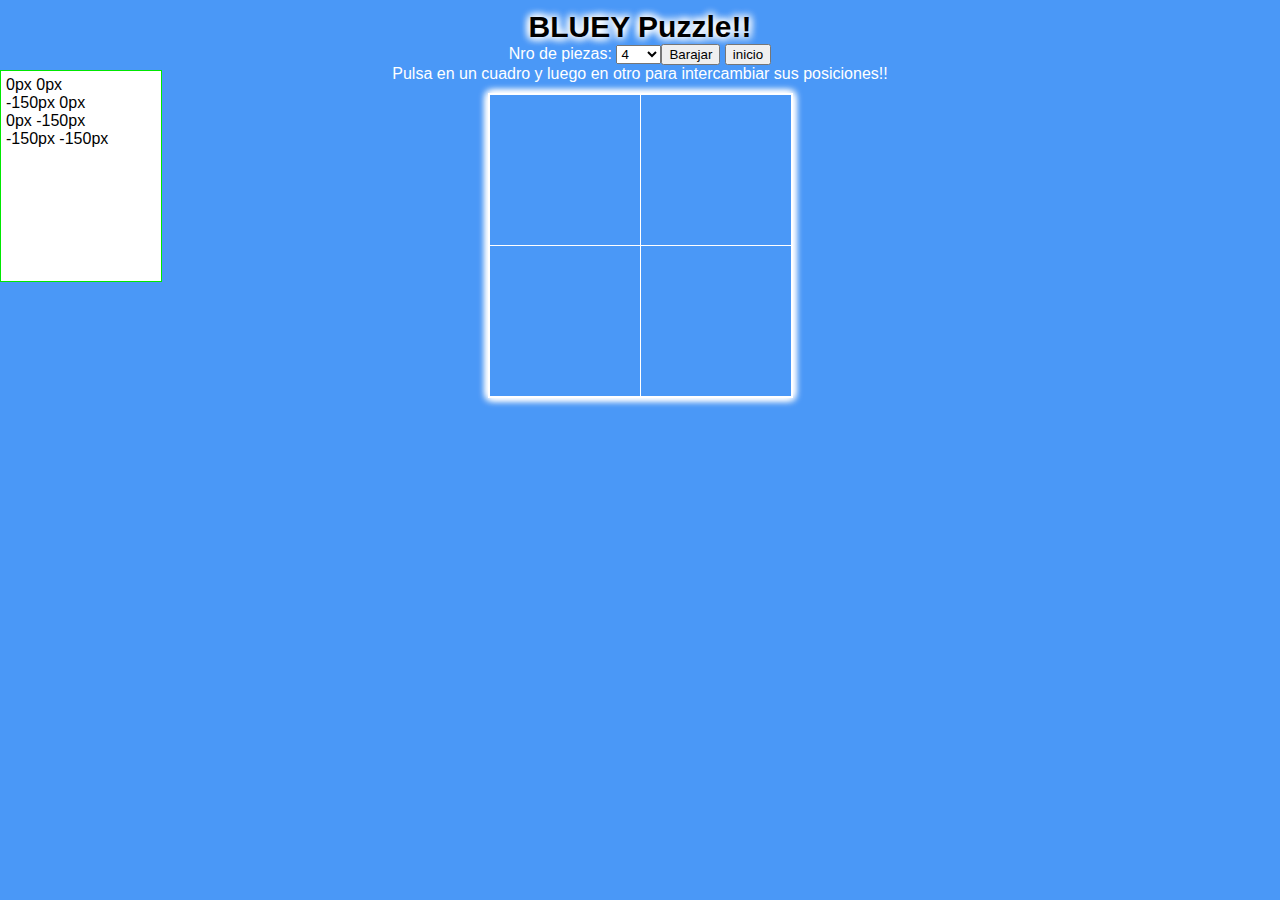
<file: rompecabezas.html>
<!DOCTYPE html>
<html>
<head>

 
  <title>Rompecabezas</title>
</head>
<body>
  <style >
    
body{background:#4A98F7 ; margin:0; padding:0; font-family:Helvetica;}

span{color:#FFF;}

div#content{margin-top:10px;}

div#conf{padding-bottom:10px;}

table{
  border:2px solid white; 
  box-shadow:1px 1px 8px white,-1px -1px 8px white, 1px -1px 8px white, -1px 1px 8px white;
  -webkit-box-shadow:1px 1px 8px white,-1px -1px 8px white, 1px -1px 8px white, -1px 1px 8px white; 
  border-collapse:collapse;}

td.pieza{background:url(https://i.etsystatic.com/19855331/r/il/ccc2fe/4893055725/il_300x300.4893055725_gvgx.jpg); 
  transition:.3s ease-in-out; 
  -moz-transition:.3s ease-in-out; 
  -webkit-transition:.3s ease-in-out; 
  -o-transition:.3s ease-in-out; 
  cursor:pointer;}

div.posic{background:#FFF; padding:5px; border:1px solid #00e800; width:150px; position:absolute; top:70px; overflow:auto; min-height:200px; max-height:250px}

div#titulo{color:black; 
  font-size:30px;
   font-weight:bold; text-shadow:1px 1px 8px white, -1px -1px 8px white, 1px -1px 8px white, -1px 1px 8px white;}
  

  </style>
  

  <div id='content' align='center'>
    <div id='titulo'>BLUEY Puzzle!!</div>
    <div id='conf'>
            <span>Nro de piezas:</span>
            <select id='piezas'>
        <option value='4'>4</option>
                <option value='9'>9</option>
                <option value='16'>16</option>
                <option value='25'>25</option>
                <option value='36'>36</option>
                <option value='0' disabled>..</option>
                <option value='0' disabled>..</option>
                <option value='100'>100</option>
            </select><input type='button' id='barajar' value='Barajar' /> <a href="Actividades.html"><input type='button' id='barajar' value='inicio' /></a>
      <div><span>Pulsa en un cuadro y luego en otro para intercambiar sus posiciones!!</span></div>
        </div>
    </div>

    <script>
      
      var select = false;
var c = 'inc';
var pos_s = '';
var id_s = '';

var rompecabezas = {
  _arr_pos_r : new Array(),
  _arr_pos_a : new Array(),
  
  _mostrar: function(){
    rompecabezas._arr_pos_r.length = 0;
    var piezas = rompecabezas._get('piezas').value;
    var tb = document.createElement('table');
    tb.border = 1;
    tb.align = 'center';
    tb.cellPadding = 0;
    tb.cellSpacing = 0;
    var dp = document.createElement('div');
    dp.id = 'posiciones';
    dp.className = 'posic';
    var ar = Math.sqrt(piezas);
    var c = 0;
    var tam_img = 300;
    var pos_img = tam_img / ar;
    for(var fil=1;fil<=ar;fil++){
      var tr = document.createElement('tr');
      for(var cel=1;cel<=ar;cel++){
        c++;
        var td = document.createElement('td');
        td.className = 'pieza';
        td.id = 'pos_'+c;
        td.style.width = pos_img+'px';
        td.style.height = pos_img+'px';
        var dbp = document.createElement('div');
        dbp.id = 'val_bp_'+c;
        var p = Math.round(((pos_img*cel)-pos_img) * -1)+'px '+Math.round(((fil * pos_img)-pos_img) * -1)+'px';
        td.style.backgroundPosition = p;
        rompecabezas._arr_pos_r.push(p);
        dbp.innerHTML = p;
        dp.appendChild(dbp);
        td.onclick = function(){
          rompecabezas._cambiaBGP(this.id);
          rompecabezas._compruebaFin();
        }
        tr.appendChild(td);
      }
      tb.appendChild(tr);
    }
    if(!rompecabezas._get('div_content')){
      var cont = document.createElement('div');
      cont.id = 'div_content';
      cont.appendChild(tb);
      cont.appendChild(dp);
      document.body.appendChild(cont);
    }else{
      rompecabezas._get('div_content').innerHTML = '';
      rompecabezas._get('div_content').appendChild(tb);
      rompecabezas._get('div_content').appendChild(dp);
      rompecabezas._get('posiciones').removeClass('posic');
      rompecabezas._get('posiciones').innerHTML = '';
      rompecabezas._get('posiciones').className = 'posic';
    }
  },
  
  _barajar: function(){
    var num_alt = null;
    var arr = new Array();
    var resp = 'no';
    var i = -1;
    var repite = 'no';
    var pie = parseInt(rompecabezas._get('piezas').value);
    var pie1 = pie + 1;
    while(arr.length < pie){
      repite = 'no';
      num_alt = Math.floor(Math.random()*pie1);
      if(num_alt != 0){
        if(arr.length == 0){
          i++;
          arr[i] = num_alt;
        }else{
          for(j=0;j<=arr.length-1;j++){
            if(arr[j] == num_alt){
              repite = 'si';
            }
          }
          if(repite != 'si'){
            i++;
            arr[i] = num_alt;
          }
        }
      }
    }
  
    var id = 0; 
    for(k=0; k<=arr.length-1;k++){
      id = k-(-1);
      rompecabezas._get('pos_'+id).style.backgroundPosition = rompecabezas._get('val_bp_'+arr[k]).innerHTML;
    }
  },
  
  _cambiaBGP: function(id){
    if(select == false){
      pos_s = rompecabezas._get(id).style.backgroundPosition;
      id_s = id;
      select = true;
      rompecabezas._get(id_s).style.boxShadow = '1px 1px 14px #FFF,-1px -1px 14px #FFF, 1px -1px 14px #FFF,-1px 1px 14px #FFF';
    }else{
      var pos_n =  rompecabezas._get(id).style.backgroundPosition;
      var id_n = id;
      c = 'com';
      select = false;
    }
   
    if(c == 'com'){ rompecabezas._get(id_n).style.backgroundPosition = pos_s; rompecabezas._get(id_s).style.backgroundPosition = pos_n;
      c = 'inc';
      rompecabezas._get(id_s).style.boxShadow = '';
    }
  },
  
  _compruebaFin: function(){
    var pie = parseInt(rompecabezas._get('piezas').value);
    var fin = false;
    rompecabezas._arr_pos_a.length = 0;
    for(var i=1;i<=pie;i++){
      rompecabezas._arr_pos_a.push(rompecabezas._get('pos_'+i).style.backgroundPosition);
    }
    for(var j=0;j<rompecabezas._arr_pos_r.length;j++){
      if(rompecabezas._arr_pos_r[j] != rompecabezas._arr_pos_a[j]){
        fin = false;
        break;
      }else{
        fin = true;
      }
    }
    
    setTimeout(function(){
      if(fin){
        alert('Buen trabajo amiguito :D !!')
      }
    },600);
  },
  
  _get: function(id){
    return document.getElementById(id);
  }
};


window.onload = function(){
  rompecabezas._mostrar();
  rompecabezas._barajar();
  rompecabezas._get('piezas').onchange = function(){
    rompecabezas._mostrar();
  }
    rompecabezas._get('barajar').onclick = function(){
      rompecabezas._barajar();
    }
}
    </script>
</body>

</html>
</file>
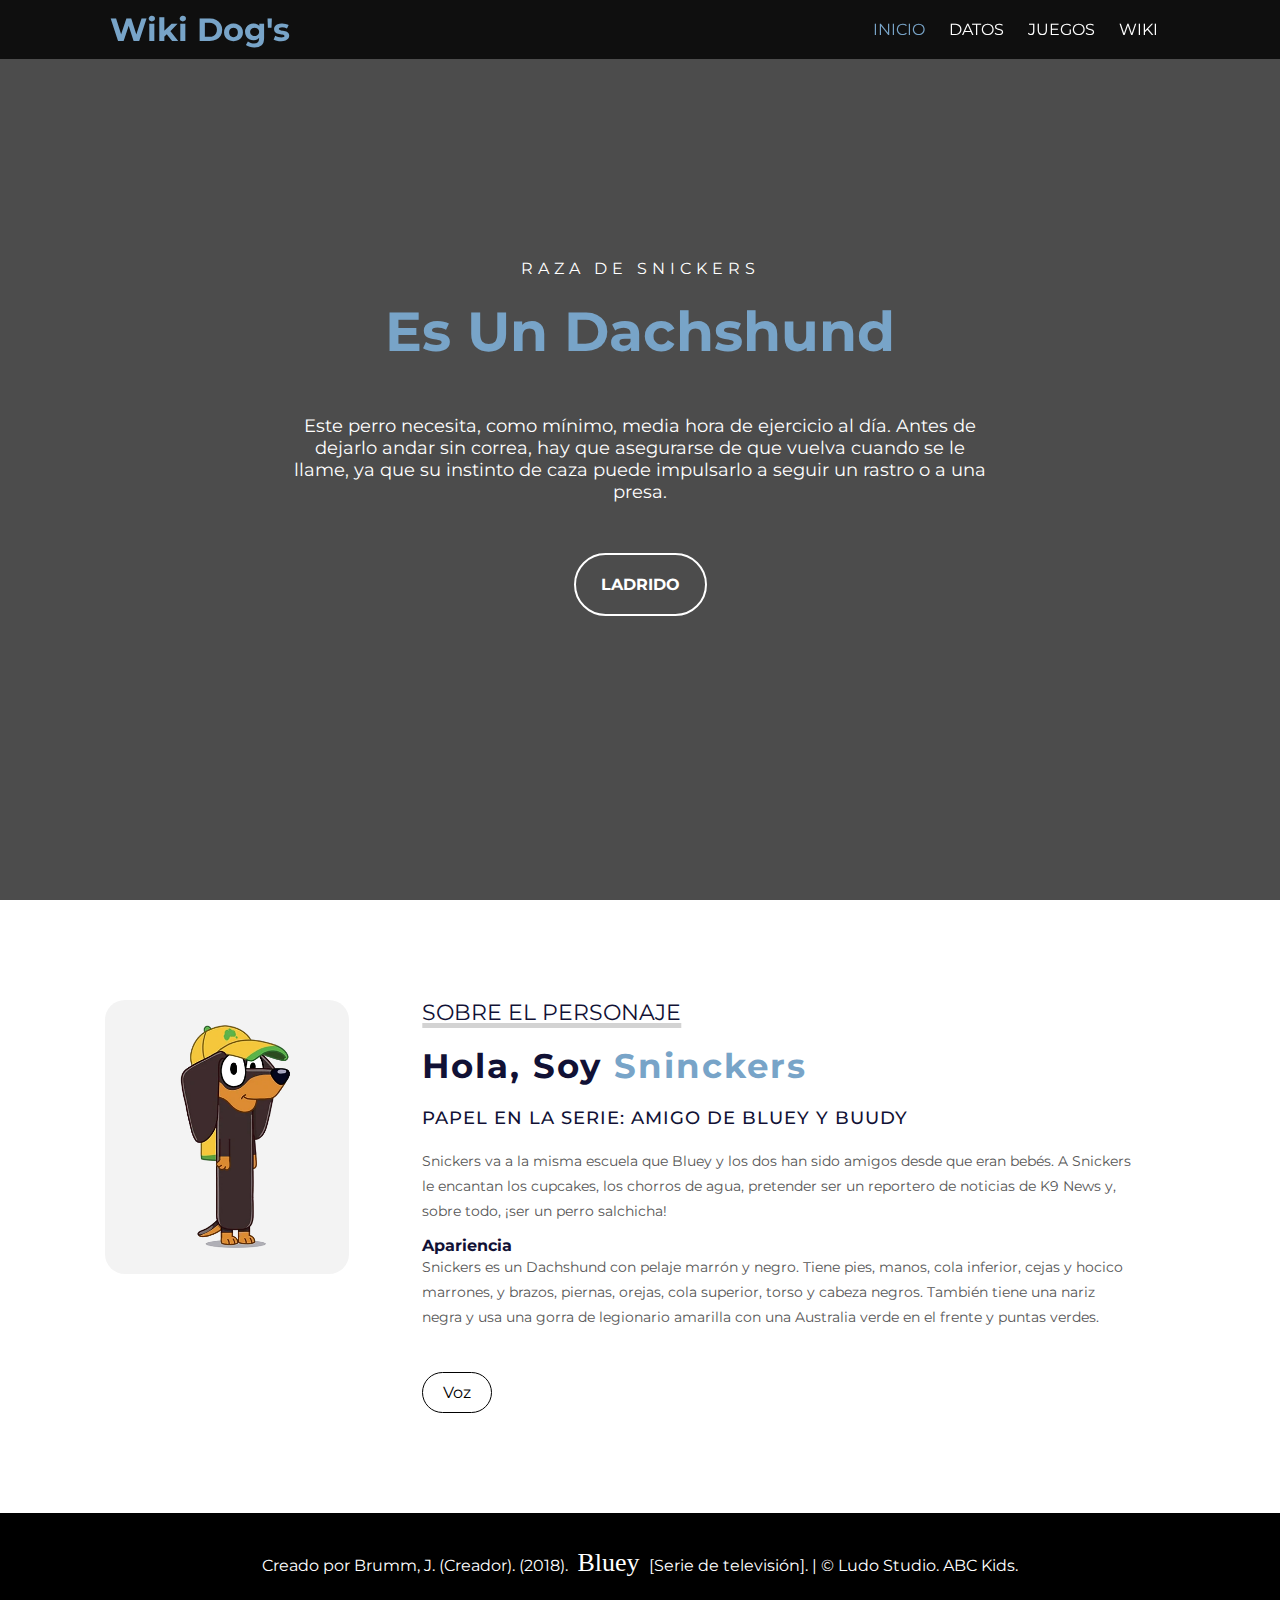
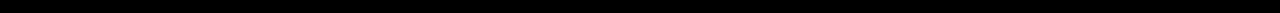
<file: Snickers.html>
<!DOCTYPE html>
<html lang="es">

<head>
    <meta charset="UTF-8">
    <meta http-equiv="X-UA-Compatible" content="IE=edge">
    <meta name="viewport" content="width=device-width, initial-scale=1.0 user-scalable=no">
    <link rel="stylesheet" href="https://cdnjs.cloudflare.com/ajax/libs/font-awesome/6.1.1/css/all.min.css" integrity="sha512-KfkfwYDsLkIlwQp6LFnl8zNdLGxu9YAA1QvwINks4PhcElQSvqcyVLLD9aMhXd13uQjoXtEKNosOWaZqXgel0g==" crossorigin="anonymous" referrerpolicy="no-referrer"
    />
    <link rel="stylesheet" href="Css/Perros.css">
    <title>Snickers</title>

    <style>
        #inicio {
            background: linear-gradient( rgba(0, 0, 0, .7), rgba(0, 0, 0, .7)), url("https://www.thesprucepets.com/thmb/8UgAnzf_7o7i7qPPr528XtM0IW8=/2121x0/filters:no_upscale():strip_icc()/GettyImages-839279536-313d30c290584bc0a207bc6243263bd4.jpg" );
            background-size: cover;
            background-position: center center;
            height: 100vh;
        }

        footer a{
			font-family: "Heyam";
		}
    </style>
</head>

<body>
    <!-- SECCION I N I C I O -->
    <section id="inicio">
        <div class="contenido">
            <header>
                <div class="contenido-header">
                    <h1>Wiki Dog's</h1>
                    <nav id="nav" class="">
                        <ul id="links">
                            <li><a href="#inicio" class="seleccionado" onclick="seleccionar(this)">INICIO</a></li>
                            <li><a href="#sobremi" onclick="seleccionar(this)">DATOS</a></li>
                            <li><a href="#sobremi" onclick="seleccionar(this)">JUEGOS</a></li>
                            <li><a href="index.html" onclick="seleccionar(this)">WIKI</a></li>
                        </ul>
                    </nav>

                </div>
            </header>
            <div class="presentacion">
                <p class="bienvenida">Raza de Snickers</p>
                <h2>Es Un Dachshund </h2>
                <p class="descripcion">Este perro necesita, como mínimo, media hora de ejercicio al día. Antes de dejarlo andar sin correa, hay que asegurarse de que vuelva cuando se le llame, ya que su instinto de caza puede impulsarlo a seguir un rastro o a una presa.
                </p>
                <a id="playButton" >Ladrido</a>
                <audio id="audioPlayer" src="Audios/salchica.mp3"></audio>
            </div>
        </div>
    </section>

    <!-- SECCION S O B R E M I -->
    <section id="sobremi">
        <div class="contenedor-foto">
            <img src="Arch/IMGBLUEY/Snickers_1.webp" alt="Soy bluey">
        </div>
        <div class="sobremi">
            <p class="titulo-seccion">Sobre El Personaje</p>
            <h2>Hola, Soy <span>Sninckers</span> </h2>
            <h3>PAPEL EN LA SERIE: Amigo de bluey y buudy</h3>
            <p>Snickers va a la misma escuela que Bluey y los dos han sido amigos desde que eran bebés.
                A Snickers le encantan los cupcakes, los chorros de agua, pretender ser un reportero de noticias de K9 News y, sobre todo, ¡ser un perro salchicha!
           </p>
           <h4>Apariencia</h4>
           <p>
            Snickers es un Dachshund  con pelaje marrón y negro. Tiene pies, manos, cola inferior, cejas y hocico marrones, y brazos, piernas, orejas, cola superior, torso y cabeza negros. También tiene una nariz negra y usa una gorra de legionario amarilla con una Australia verde en el frente y puntas verdes.
            </p>
           
            <a id="playButton2">Voz</a>
            <audio id="audioPlayer2" src="Audios/snick.unknown"></audio>
        </div>
    </section>


    <!-- SECCION FOOTER -->
    <footer>
        <div class="text">
            <span>Creado por Brumm, J. (Creador). (2018).  <a href="https://g.co/kgs/E9deef"> Bluey  </a> [Serie de televisión]. | &#169; Ludo Studio. ABC Kids.</span>
          </div>

    </footer>

    <script src="Js/JsPerrito.js"></script>
    <script src="Js/script.js"></script>

    <script>
        document.addEventListener('DOMContentLoaded', function () {
    var audio = document.getElementById('audioPlayer2');
    var playButton = document.getElementById('playButton2');
  
    playButton.addEventListener('click', function () {
      if (audio.paused) {
        audio.play();
        playButton.innerHTML = 'Pausar ';
      } else {
        audio.pause();
        playButton.innerHTML = 'Reproducir ';
      }
    });
  });
    </script>
</body>

</html>
</file>
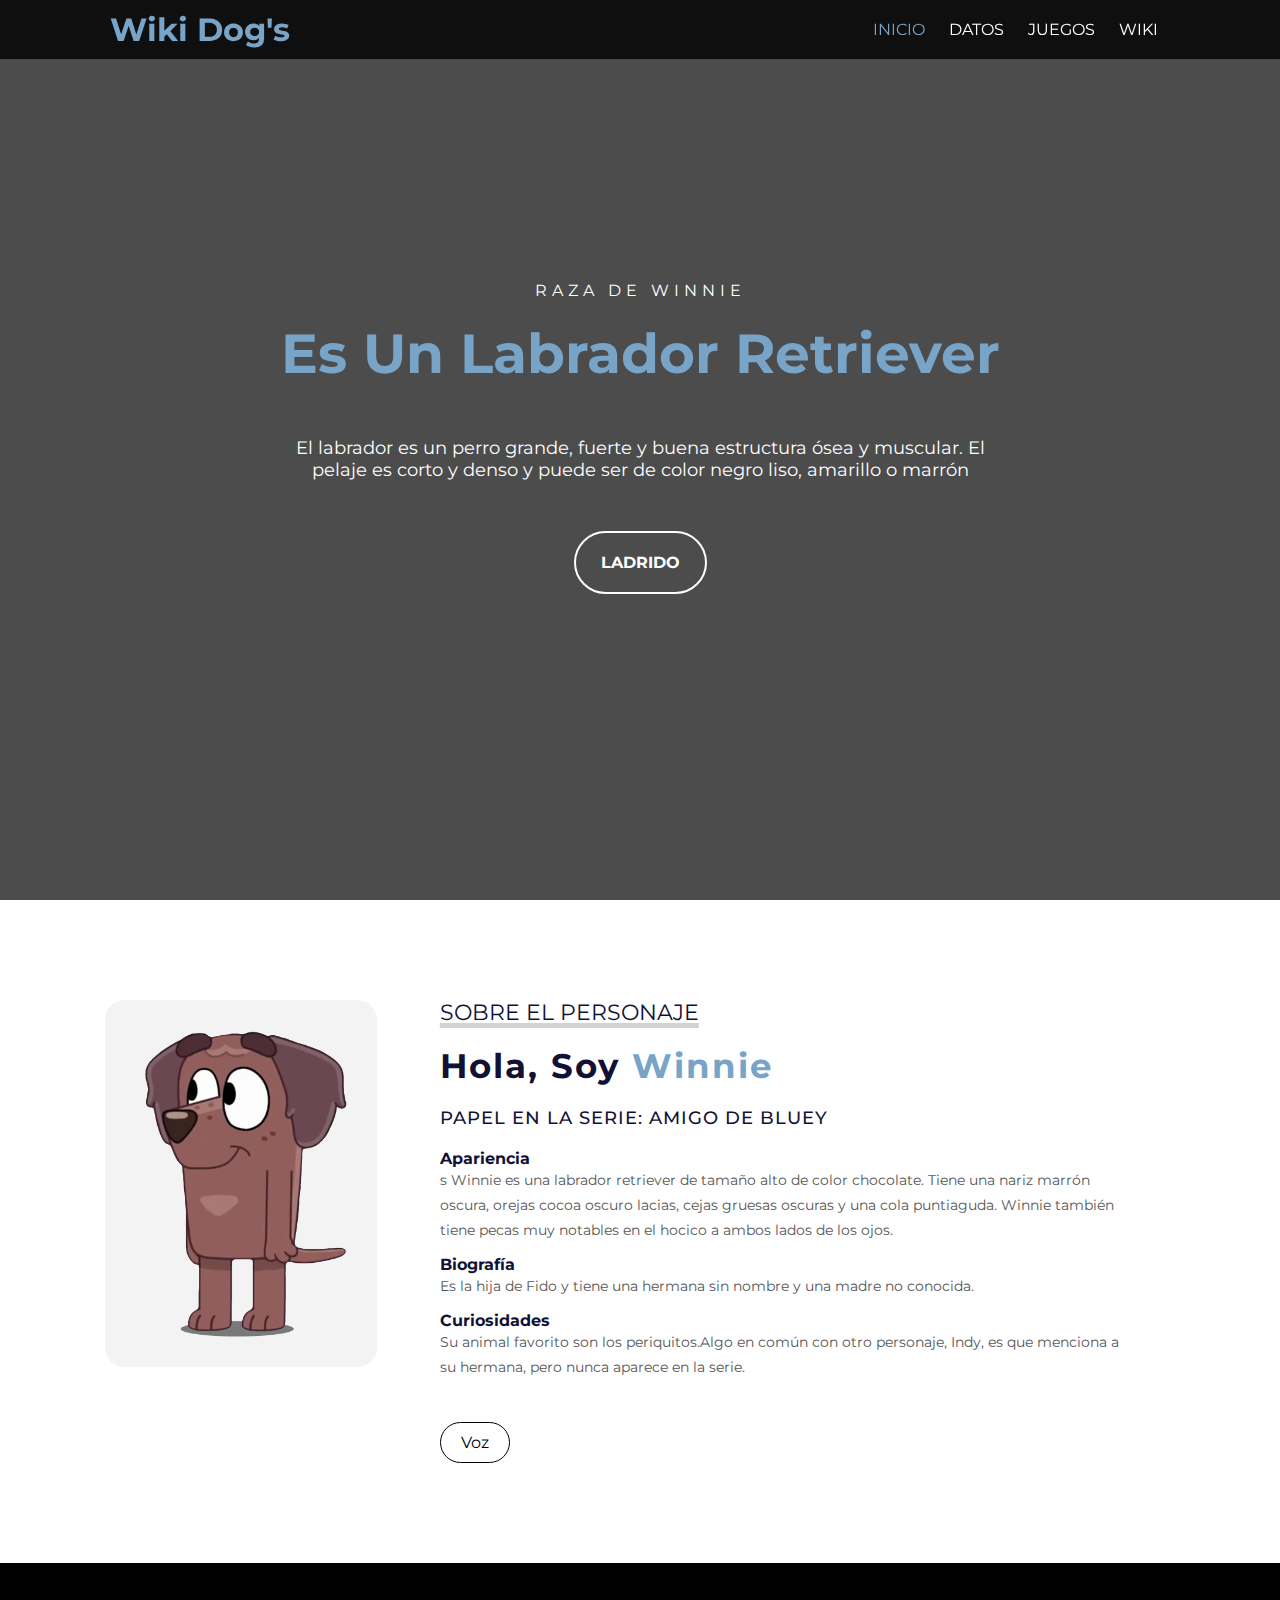
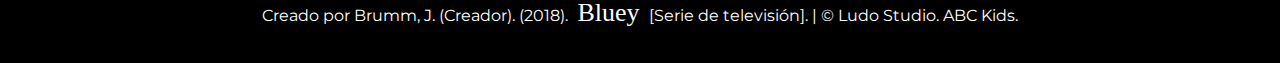
<file: Winnie.html>
<!DOCTYPE html>
<html lang="es">

<head>
    <meta charset="UTF-8">
    <meta http-equiv="X-UA-Compatible" content="IE=edge">
    <meta name="viewport" content="width=device-width, initial-scale=1.0 user-scalable=no">
    <link rel="stylesheet" href="https://cdnjs.cloudflare.com/ajax/libs/font-awesome/6.1.1/css/all.min.css" integrity="sha512-KfkfwYDsLkIlwQp6LFnl8zNdLGxu9YAA1QvwINks4PhcElQSvqcyVLLD9aMhXd13uQjoXtEKNosOWaZqXgel0g==" crossorigin="anonymous" referrerpolicy="no-referrer"
    />
    <link rel="stylesheet" href="Css/Perros.css">
    <title>Winnie</title>

    <style>
        #inicio {
            background: linear-gradient( rgba(0, 0, 0, .7), rgba(0, 0, 0, .7)), url("https://www.perro-seguro.es/blog/wp-content/uploads/2019/08/perros-labradores.jpg");
            background-size: cover;
            background-position: center center;
            height: 100vh;
        }

        footer a{
			font-family: "Heyam";
		}
    </style>
</head>

<body>
    <!-- SECCION I N I C I O -->
    <section id="inicio">
        <div class="contenido">
            <header>
                <div class="contenido-header">
                    <h1>Wiki Dog's</h1>
                    <nav id="nav" class="">
                        <ul id="links">
                            <li><a href="#inicio" class="seleccionado" onclick="seleccionar(this)">INICIO</a></li>
                            <li><a href="#sobremi" onclick="seleccionar(this)">DATOS</a></li>
                            <li><a href="#sobremi" onclick="seleccionar(this)">JUEGOS</a></li>
                            <li><a href="index.html" onclick="seleccionar(this)">WIKI</a></li>
                        </ul>
                    </nav>

                </div>
            </header>
            <div class="presentacion">
                <p class="bienvenida">Raza de winnie</p>
                <h2>Es Un Labrador Retriever </h2>
                <p class="descripcion">
                    El labrador es un perro grande, fuerte y buena estructura ósea y muscular. El pelaje es corto y denso y puede ser de color negro liso, amarillo o marrón
                </p>
                <a id="playButton" >Ladrido</a>
                <audio id="audioPlayer" src="Audios/retriver.mp3"></audio>
            </div>
        </div>
    </section>

    <!-- SECCION S O B R E M I -->
    <section id="sobremi">
        <div class="contenedor-foto">
            <img src="Arch/IMGBLUEY/Winnie.webp" alt="Soy bluey">
        </div>
        <div class="sobremi">
            <p class="titulo-seccion">Sobre El Personaje</p>
            <h2>Hola, Soy <span>Winnie</span> </h2>
            <h3>PAPEL EN LA SERIE: Amigo de bluey</h3>
            <h4>Apariencia</h4>
            <p>s
                Winnie es una labrador retriever de tamaño alto de color chocolate. Tiene una nariz marrón oscura, orejas cocoa oscuro lacias, cejas gruesas oscuras y una cola puntiaguda. Winnie también tiene pecas muy notables en el hocico a ambos lados de los ojos.
            </p>
            <h4>Biografía</h4>
            <p>
                Es la hija de Fido y tiene una hermana sin nombre y una madre no conocida.
            </p>
            <h4>Curiosidades</h4>
            <p>
                Su animal favorito son los periquitos.Algo en común con otro personaje, Indy, es que menciona a su hermana, pero nunca aparece en la serie.   
            </p>

           
            <a id="playButton2">Voz</a>
            <audio id="audioPlayer2" src="Audios/wini.unknown"></audio>
        </div>
    </section>


    <!-- SECCION FOOTER -->
    <footer>
        <div class="text">
            <span>Creado por Brumm, J. (Creador). (2018).  <a href="https://g.co/kgs/E9deef"> Bluey  </a> [Serie de televisión]. | &#169; Ludo Studio. ABC Kids.</span>
          </div>

    </footer>

    <script src="Js/JsPerrito.js"></script>
    <script src="Js/script.js"></script>

    <script>
        document.addEventListener('DOMContentLoaded', function () {
    var audio = document.getElementById('audioPlayer2');
    var playButton = document.getElementById('playButton2');
  
    playButton.addEventListener('click', function () {
      if (audio.paused) {
        audio.play();
        playButton.innerHTML = 'Pausar ';
      } else {
        audio.pause();
        playButton.innerHTML = 'Reproducir ';
      }
    });
  });
    </script>
</body>

</html>
</file>
<file: Css/Perros.css>
@import url('https://fonts.googleapis.com/css2?family=Montserrat:wght@200;300;400;500;600&display=swap');
        * {
            margin: 0;
            padding: 0;
            box-sizing: border-box;
            font-family: 'Montserrat';
        }
        
        html {
            scroll-behavior: smooth;
        }
        /* *********************/
        /* seccion I N I C I O */
        /* *********************/
        
        
        #inicio .contenido header {
            background-color: rgba(0, 0, 0, .8);
            position: fixed;
            width: 100%;
            z-index: 100;
            top: 0;
        }
        
        #inicio .contenido header .contenido-header {
            max-width: 1100px;
            margin: auto;
            display: flex;
            justify-content: space-between;
            align-items: center;
            padding: 10px 20px;
        }
        
        #inicio .contenido header .contenido-header h1 {
            text-align: center;
            color: #78a4c8;
        }
        
        #inicio .contenido header .contenido-header nav ul {
            list-style: none;
            display: flex;
            align-items: center;
        }
        
        #inicio .contenido header .contenido-header nav ul li a {
            text-decoration: none;
            color: #fff;
            margin: 0 12px;
            font-weight: 400;
            transition: .5s;
        }
        
        #inicio .contenido header .contenido-header nav ul li a:hover {
            color: #78a4c8;
        }
        

        #inicio .contenido header .contenido-header .seleccionado {
            color: #78a4c8;
        }
        
        #inicio .contenido .presentacion {
            max-width: 1100px;
            height: 100vh;
            margin: auto;
            color: #fff;
            display: flex;
            flex-direction: column;
            align-items: center;
            justify-content: center;
        }
        
        #inicio .contenido .presentacion .bienvenida {
            font-size: 16px;
            margin-bottom: 20px;
            text-transform: uppercase;
            letter-spacing: 5px;
        }
        
        #inicio .contenido .presentacion h2 {
            font-size: 55px;
            margin-bottom: 25px;
            text-align: center;
            color: #78a4c8;
        }
        
        #inicio .contenido .presentacion h2 span {
            font-size: 25px;
            color: #78a4c8;
        }
        
        #inicio .contenido .presentacion .descripcion {
            max-width: 700px;
            margin: 25px auto;
            font-size: 18px;
            text-align: center;
        }
        
        #inicio .contenido .presentacion a {
            text-decoration: none;
            display: inline-block;
            margin: 25px;
            padding: 20px 25px;
            border: 2px solid #fff;
            border-radius: 50px;
            color: #fff;
            font-weight: bold;
            text-transform: uppercase;
            transition: .5s;
        }
        
        #inicio .contenido .presentacion a:hover {
            background-color: #78a4c8;
        }
        
        #icono-nav {
            color: #fff;
            display: none;
        }
        /* *********************/
        /* seccion S O B R E  M I */
        /* *********************/
        
        #sobremi {
            max-width: 1100px;
            margin: auto;
            padding: 100px 15px;
            color: #111135;
            display: flex;
        }
        
        #sobremi .contenedor-foto {
            max-width: 200px;
            margin-right: 125px;
        }
        
        #sobremi .contenedor-foto img {
            padding: 20px;
            width: 160%;
            border-radius: 20px;
            background-color: #f3f3f3;
        }
        
        #sobremi .sobremi {
            margin: 0 40px;
        }
        
        #sobremi .sobremi .titulo-seccion {
            font-size: 22px;
            text-transform: uppercase;
            color: #111135;
            text-decoration: underline;
            text-decoration-color: #d3d3d3;
            text-decoration-thickness: 5px;
        }
        
        #sobremi .sobremi h2 {
            font-size: 34px;
            font-weight: bold;
            margin: 20px 0;
            letter-spacing: 2px;
        }
        
        #sobremi .sobremi h2 span {
            color: #78a4c8;
        }
        
        #sobremi .sobremi h3 {
            font-size: 18px;
            font-weight: 500;
            text-transform: uppercase;
            margin-bottom: 20px;
            letter-spacing: 1px;
        }
        
        #sobremi .sobremi p {
            font-size: 14px;
            line-height: 25px;
            color: #565656;
            margin-bottom: 12px;
        }
        
        #sobremi .sobremi a {
            display: inline-block;
            text-decoration: none;
            color: #000;
            border-radius: 30px;
            border: 1px solid #000;
            padding: 10px 20px;
            margin-top: 30px;
            transition: .5s;
        }
        
        #sobremi .sobremi a:hover {
            background-color: #78a4c8;
            color: #fff;
        }
    
        /* *********************/
        /* seccion F O O T E R */
        /* *********************/
        
        footer {
            background-color: #000;
            color: #fff;
            text-align: center;
            padding: 30px 0;
        }
        
        footer a {
            text-decoration: none;
            color: #fff;
            display: inline-block;
            margin: 5px;
            font-size: 26px;
        }
        /* *********************/
        /* seccion R E S P O N S I V E */
        /* *********************/
        
        @media screen and (max-width: 800px) {
            .redes {
                display: none;
            }
            nav {
                display: none;
            }
            nav.responsive {
                display: block;
                background-color: rgba(0, 0, 0, .8);
                width: 100%;
                position: absolute;
                top: 48px;
                left: 0;
                padding: 10px 0;
            }
            nav.responsive ul {
                display: block !important;
                text-align: center;
            }
            nav.responsive ul li {
                margin: 5px 0;
            }
            #icono-nav {
                display: block;
            }
            #inicio .contenido .presentacion h2 {
                font-size: 40px;
            }
            /* seccion SOBRE MI */
            #sobremi {
                padding: 50px 0;
                display: block;
            }
            #sobremi .contenedor-foto {
                max-width: 200px;
                margin: auto;
            }
            #sobremi .contenedor-foto img {
                padding: 8px;
            }
            #sobremi .sobremi .titulo-seccion {
                text-align: center;
            }
            #sobremi .sobremi h2 {
                font-size: 25px;
                text-align: center;
            }
            /* seccion MIS SERVICIOS */
            #servicios {
                padding: 50px 15px;
            }
            #servicios .fila {
                display: block;
            }
            #servicios .fila .servicio {
                margin: 10px auto;
            }
            /* seccion HABLIDADES MI */
            .contenedor-skills {
                padding: 50px 20px;
            }
            /* seccion PORTFOLIO */
            #portfolio {
                padding: 50px 0;
            }
            #portfolio .fila {
                display: block;
            }
            #portfolio .fila .proyecto {
                margin: 10px auto;
            }
            /* seccion CONTACTO */
            #contacto {
                padding: 50px 15px;
            }
            #contacto .contenedor-form .mitad {
                margin-bottom: 15px;
                display: block;
            }
            #contacto .contenedor-form .mitad input {
                width: 100%;
                margin-bottom: 15px;
            }
        }
</file>
<file: Css/styleD.css>
/* Import Google font - Poppins */
@import url('https://fonts.googleapis.com/css2?family=Poppins:wght@400;500;600&display=swap');
*{
  margin: 0;
  padding: 0;
  box-sizing: border-box;
  font-family: 'Poppins', sans-serif;
}
body{
  display: flex;
  align-items: center;
  justify-content: center;
  min-height: 100vh;
  background: #4A98F7;
}
.container{
  display: flex;
  width: 100%;
  gap: 10px;
  padding: 10px;
  max-width: 1050px;
}
section{
  background: #fff;
  border-radius: 7px;
}
.tools-board{
  width: 210px;
  padding: 15px 22px 0;
}
.tools-board .row{
  margin-bottom: 20px;
}
.row .options{
  list-style: none;
  margin: 10px 0 0 5px;
}
.row .options .option{
  display: flex;
  cursor: pointer;
  align-items: center;
  margin-bottom: 10px;
}
.option:is(:hover, .active) img{
  filter: invert(17%) sepia(90%) saturate(3000%) hue-rotate(900deg) brightness(100%) contrast(100%);
}
.option :where(span, label){
  color: #5A6168;
  cursor: pointer;
  padding-left: 10px;
}
.option:is(:hover, .active) :where(span, label){
  color: #4A98F7;
}
.option #fill-color{
  cursor: pointer;
  height: 14px;
  width: 14px;
}
#fill-color:checked ~ label{
  color: #4A98F7;
}
.option #size-slider{
  width: 100%;
  height: 5px;
  margin-top: 10px;
}
.colors .options{
  display: flex;
  justify-content: space-between;
}
.colors .option{
  height: 20px;
  width: 20px;
  border-radius: 50%;
  margin-top: 3px;
  position: relative;
}
.colors .option:nth-child(1){
  background-color: #fff;
  border: 1px solid #bfbfbf;
}
.colors .option:nth-child(2){
  background-color: #000;
}
.colors .option:nth-child(3){
  background-color: #E02020;
}
.colors .option:nth-child(4){
  background-color: #6DD400;
}
.colors .option:nth-child(5){
  background-color: #4A98F7;
}
.colors .option.selected::before{
  position: absolute;
  content: "";
  top: 50%;
  left: 50%;
  height: 12px;
  width: 12px;
  background: inherit;
  border-radius: inherit;
  border: 2px solid #fff;
  transform: translate(-50%, -50%);
}
.colors .option:first-child.selected::before{
  border-color: #ccc;
}
.option #color-picker{
  opacity: 0;
  cursor: pointer;
}
.buttons button{
  width: 100%;
  color: #fff;
  border: none;
  outline: none;
  padding: 11px 0;
  font-size: 0.9rem;
  margin-bottom: 13px;
  background: none;
  border-radius: 4px;
  cursor: pointer;
}
.buttons .clear-canvas{
  color: #6C757D;
  border: 1px solid #6C757D;
  transition: all 0.3s ease;
}
.clear-canvas:hover{
  color: #fff;
  background: #6C757D;
}
.buttons .save-img{
  background: #4A98F7;
  border: 1px solid #4A98F7;
}

.buttons .Inicio{
  background: #afd2eb;
  border: 1px solid #afd2eb;
}
.drawing-board{
  flex: 1;
  overflow: hidden;
}
.drawing-board canvas{
  width: 100%;
  height: 100%;
}
</file>
